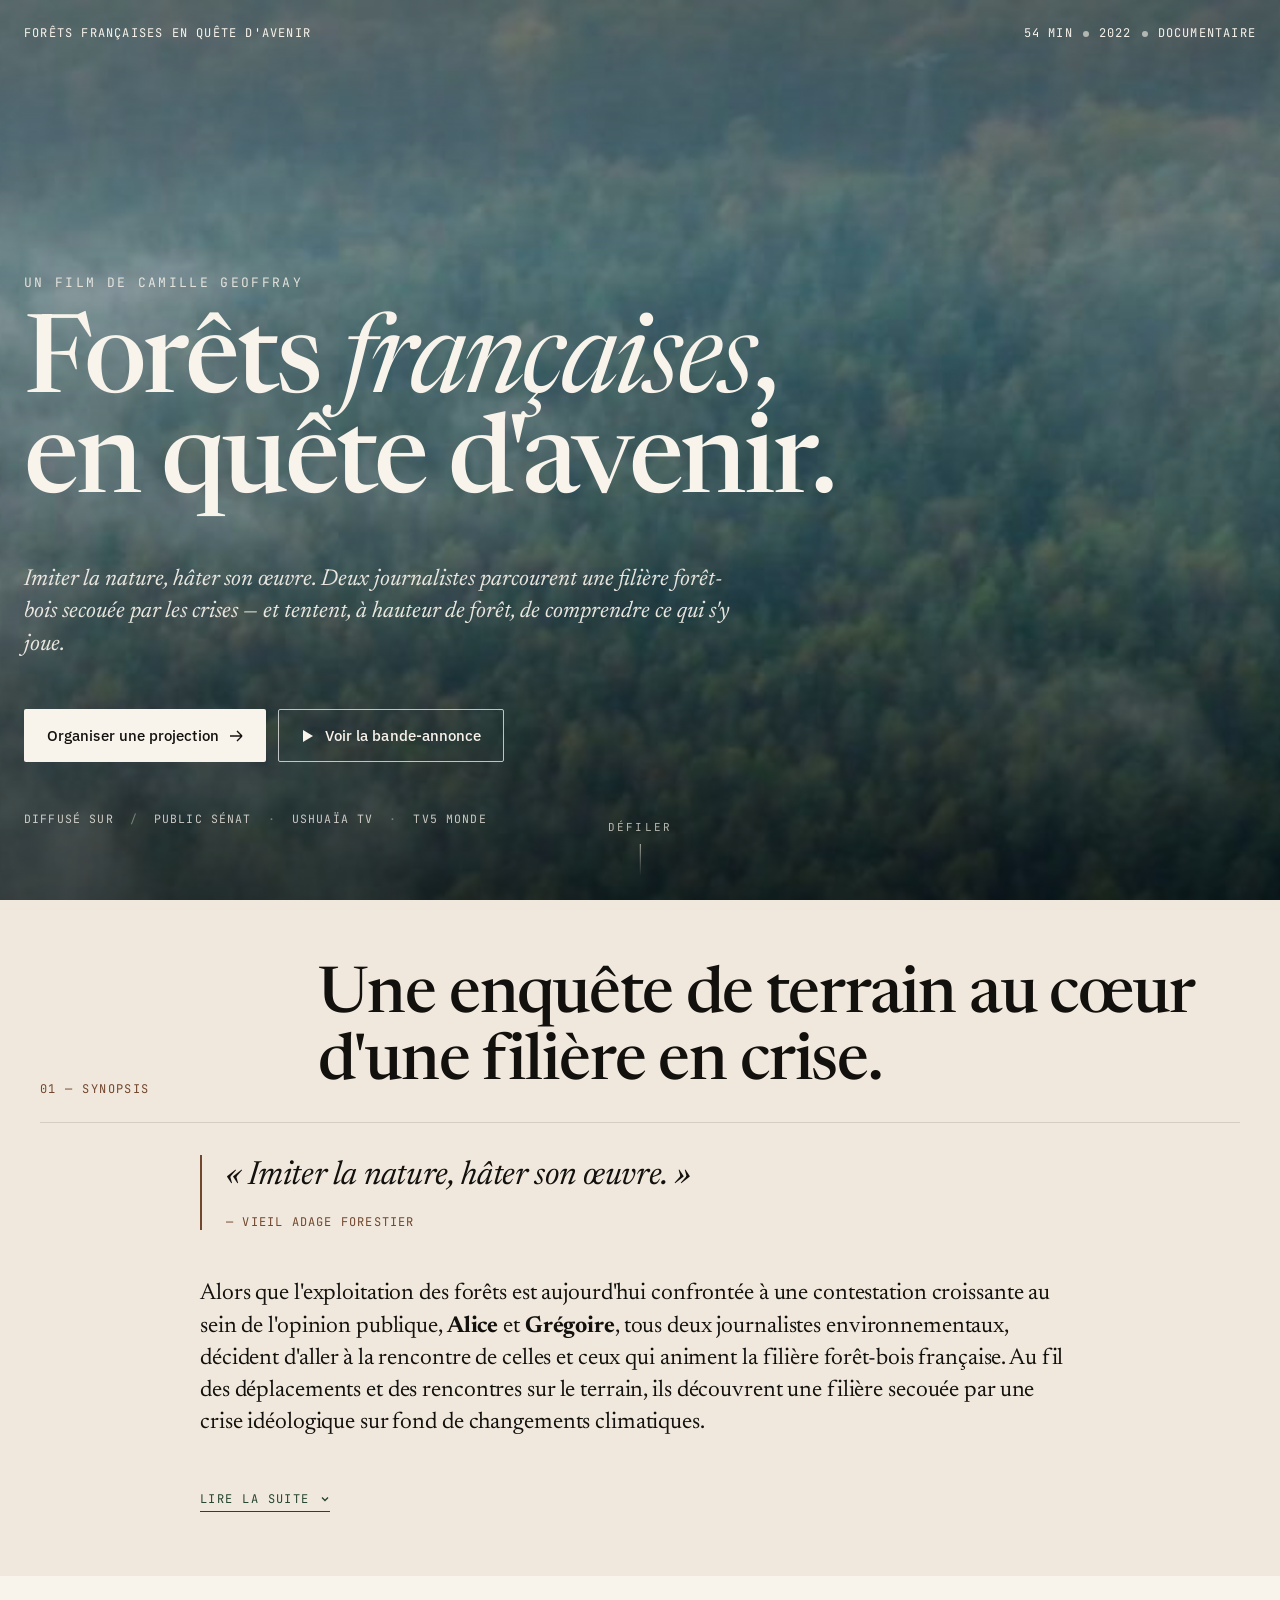
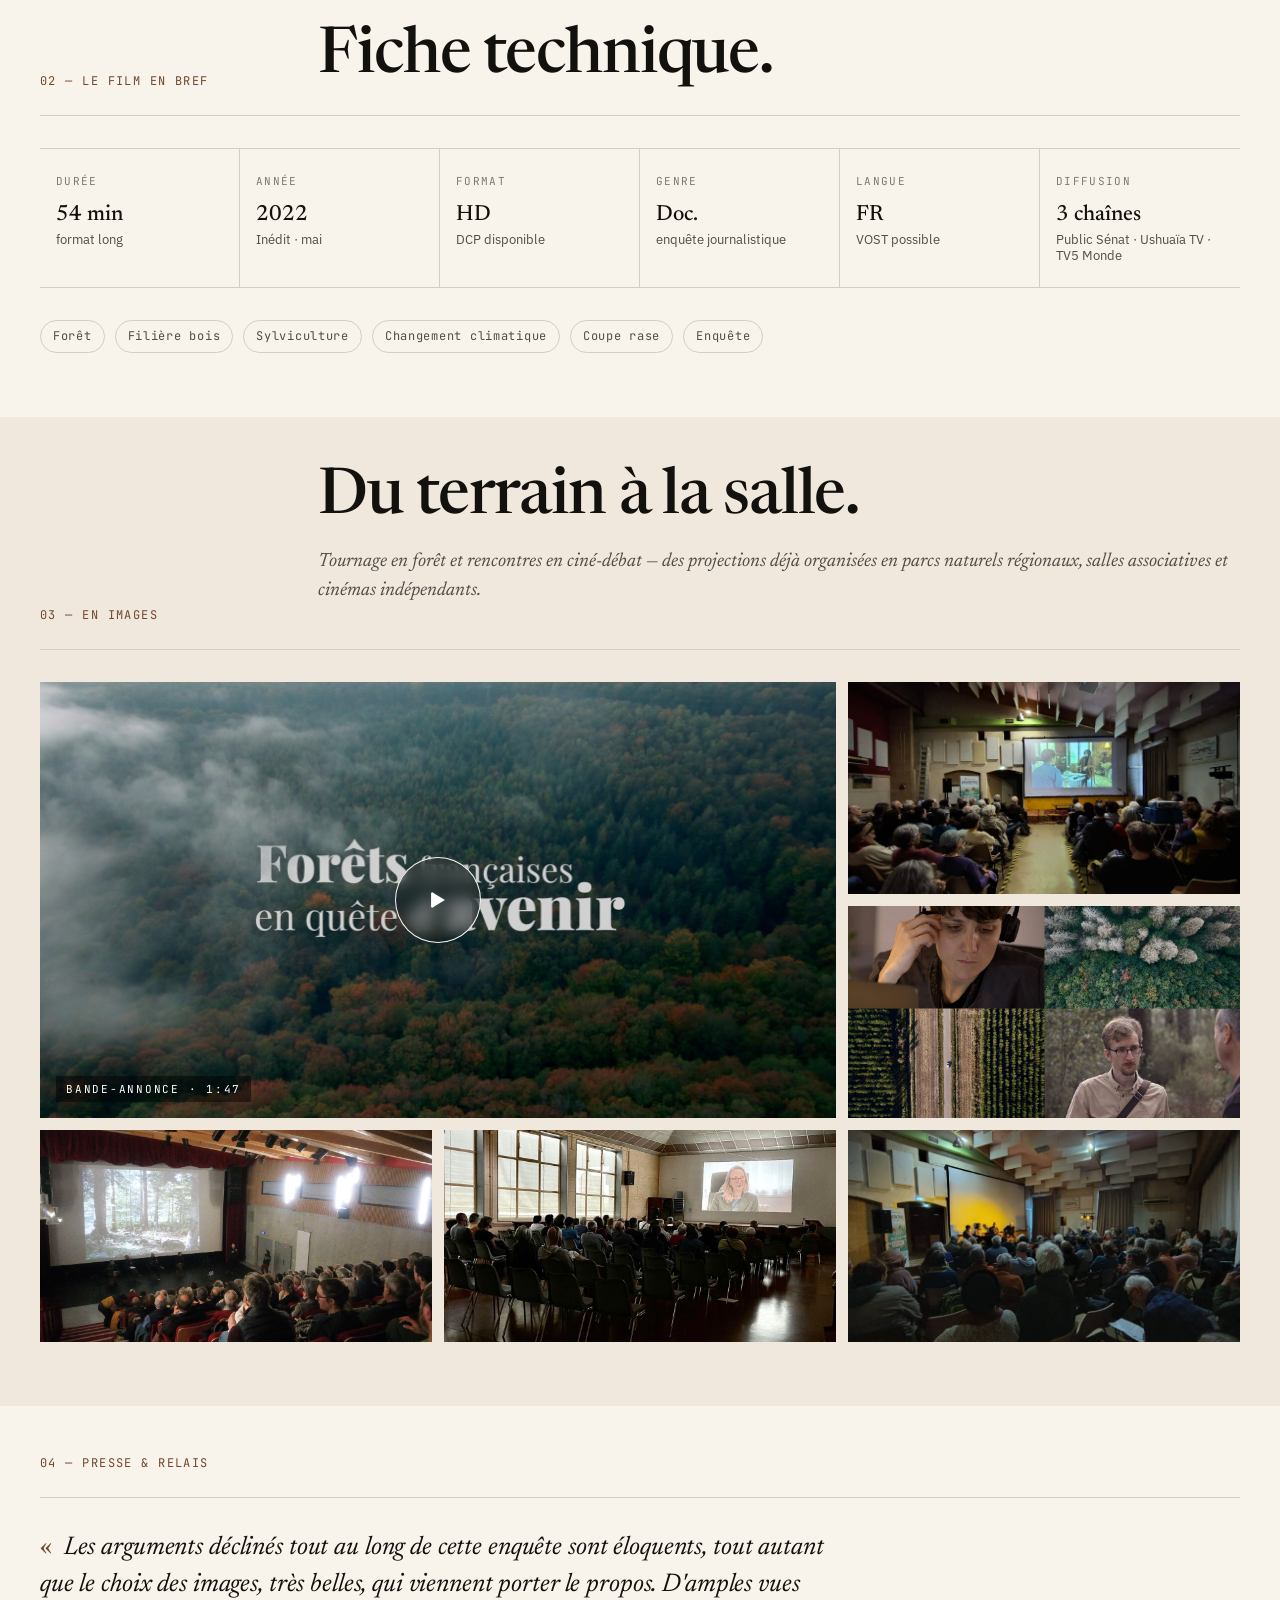
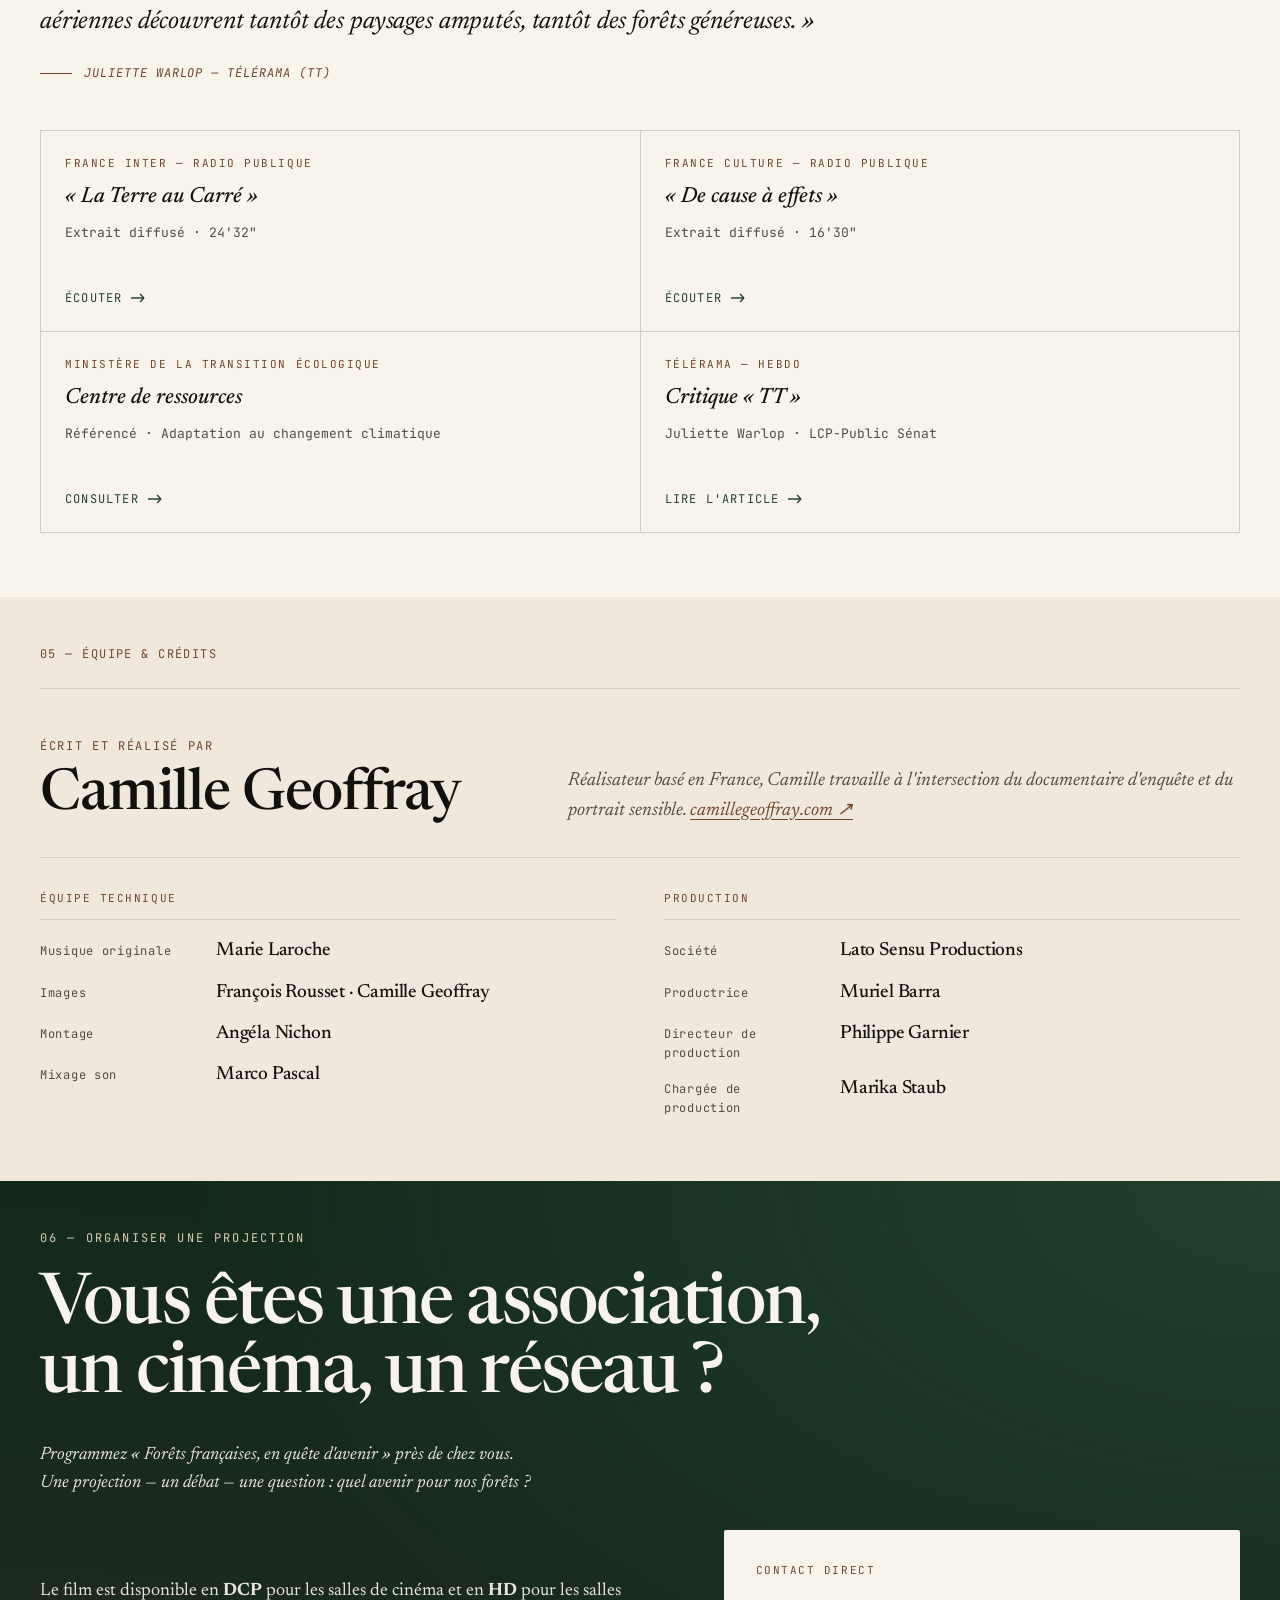
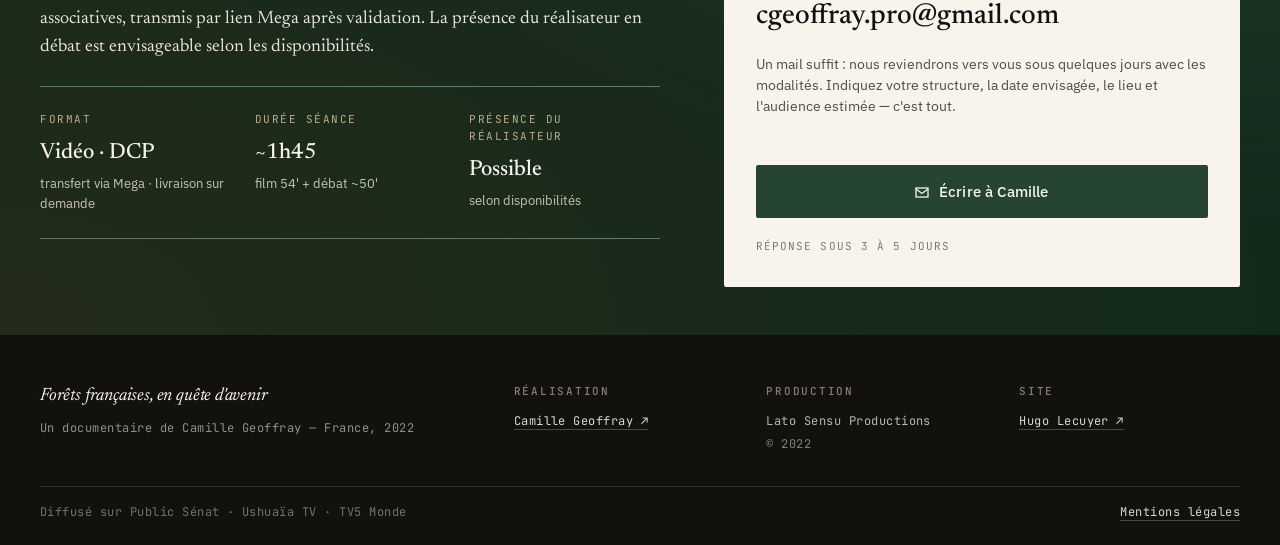
<file: code/index.html>
<!DOCTYPE html>
<html lang="fr">
<head>
<meta charset="UTF-8" />
<meta name="viewport" content="width=device-width, initial-scale=1.0" />
<title>Forêts françaises, en quête d'avenir — un film de Camille Geoffray</title>
<meta name="description" content="Documentaire de Camille Geoffray (54 min, 2022). Deux journalistes parcourent la filière forêt-bois française à l'heure des crises climatiques. Organisez une projection-débat près de chez vous." />
<meta name="keywords" content="forêt, documentaire forêt, coupe rase, filière forêt-bois, changement climatique, forêts françaises, Camille Geoffray, projection-débat" />

<meta property="og:title" content="Forêts françaises, en quête d'avenir" />
<meta property="og:description" content="Un documentaire de Camille Geoffray — 54 min, 2022. Diffusé sur Public Sénat, Ushuaïa TV, TV5 Monde." />
<meta property="og:image" content="assets/visuel.jpg" />
<meta property="og:type" content="video.documentary" />

<link rel="icon" type="image/svg+xml" href="data:image/svg+xml;utf8,<svg xmlns='http://www.w3.org/2000/svg' viewBox='0 0 200 200'><rect width='200' height='200' fill='%23f5f1e8'/><g transform='translate(100 110)' fill='%233b6b50'><path d='M0 -60 L20 -10 L8 -10 L24 30 L10 30 L24 60 L-24 60 L-10 30 L-24 30 L-8 -10 L-20 -10 Z'/></g></svg>" />

<link rel="preconnect" href="https://fonts.googleapis.com" />
<link rel="preconnect" href="https://fonts.gstatic.com" crossorigin />
<link href="https://fonts.googleapis.com/css2?family=Newsreader:ital,opsz,wght@0,6..72,400;0,6..72,500;0,6..72,600;1,6..72,400;1,6..72,500&family=IBM+Plex+Sans:wght@300;400;500;600&family=JetBrains+Mono:wght@400;500&display=swap" rel="stylesheet" />

<link rel="stylesheet" href="styles.css" />
</head>
<body>

<!-- Hero -->
<section class="hero" id="hero">
  <img class="hero__bg" id="hero-bg-image"
       src="assets/hero-forest-top.jpg"
       alt="Vue aérienne d'une forêt française dans la brume, couleurs d'automne"
       fetchpriority="high" />

  <!-- Vidéo background injectée par JS si conditions OK (desktop, pas de reduced-motion) -->
  <div class="hero__bg-video-wrap" id="hero-bg-video-wrap" aria-hidden="true"></div>

  <div class="hero__veil"></div>

  <div class="hero__chrome">
    <div class="hero__top">
      <div>Forêts françaises en quête d'avenir</div>
      <div>54 min<span class="dot"></span>2022<span class="dot"></span>Documentaire</div>
    </div>

    <div class="hero__body">
      <div class="hero__eyebrow">Un film de Camille Geoffray</div>
      <h1 class="hero__title">
        Forêts <em>françaises</em>,<br/>
        en quête d'avenir.
      </h1>
      <p class="hero__sub">
        Imiter la nature, hâter son œuvre. Deux journalistes parcourent une filière forêt-bois secouée par les crises — et tentent, à hauteur de forêt, de comprendre ce qui s'y joue.
      </p>
      <div class="hero__cta">
        <a href="#projection" class="btn btn--light" data-smooth-scroll>
          Organiser une projection
          <svg class="btn-icon" width="14" height="14" viewBox="0 0 14 14" fill="none" aria-hidden="true">
            <path d="M1 7H13M13 7L8 2M13 7L8 12" stroke="currentColor" stroke-width="1.4"/>
          </svg>
        </a>
        <button type="button" class="btn btn--ghost-light" data-open-trailer>
          <svg class="btn-icon" width="12" height="14" viewBox="0 0 12 14" fill="currentColor" aria-hidden="true">
            <path d="M1 1L11 7L1 13V1Z"/>
          </svg>
          Voir la bande-annonce
        </button>
      </div>
      <div class="hero__broadcasters">
        <span>Diffusé sur</span>
        <span class="sep">/</span>
        <span>Public Sénat</span>
        <span class="sep">·</span>
        <span>Ushuaïa TV</span>
        <span class="sep">·</span>
        <span>TV5 Monde</span>
      </div>
    </div>
  </div>

  <div class="hero__scroll" aria-hidden="true">Défiler</div>
</section>

<!-- Floating nav -->
<nav class="float-nav" id="float-nav" aria-label="Navigation flottante">
  <a href="#synopsis" data-smooth-scroll>Le film</a>
  <a href="#presse" data-smooth-scroll>Presse</a>
  <a href="#projection" class="float-nav--primary" data-smooth-scroll>Projection ↗</a>
</nav>

<!-- 01 — Synopsis -->
<section class="section section--tint fade-in" id="synopsis">
  <div class="container">
    <header class="section-head">
      <div><div class="num">01 — Synopsis</div></div>
      <div><h2 class="h-section">Une enquête de terrain au cœur d'une filière en crise.</h2></div>
    </header>
    <div class="container-narrow">
      <blockquote class="synopsis-pull">
        « Imiter la nature, hâter son œuvre. »
        <cite>— vieil adage forestier</cite>
      </blockquote>
      <p class="lede">
        Alors que l'exploitation des forêts est aujourd'hui confrontée à une contestation croissante au sein de l'opinion publique, <strong>Alice</strong> et <strong>Grégoire</strong>, tous deux journalistes environnementaux, décident d'aller à la rencontre de celles et ceux qui animent la filière forêt-bois française. Au fil des déplacements et des rencontres sur le terrain, ils découvrent une filière secouée par une crise idéologique sur fond de changements climatiques.
      </p>

      <button type="button" class="expand-toggle" id="synopsis-toggle" aria-expanded="false" aria-controls="synopsis-long">
        <span class="expand-toggle__label">Lire la suite</span>
        <svg class="chev" width="10" height="10" viewBox="0 0 10 10" fill="none" aria-hidden="true">
          <path d="M2 3.5L5 6.5L8 3.5" stroke="currentColor" stroke-width="1.4"/>
        </svg>
      </button>

      <div class="synopsis-long" id="synopsis-long">
        <div>
          <div class="body-text stack-4" style="padding-top:8px">
            <p>Pour faire face à une succession récente de crises climatiques et sanitaires liées au changement climatique, la filière forêt-bois française commence à faire évoluer ses pratiques. Pour certains, l'exploitation de la forêt à grande échelle doit être repensée de fond en comble, en minimisant drastiquement les interventions humaines. Pour d'autres, l'action de l'homme est indispensable afin de faire face à la demande croissante de bois et pour permettre à la forêt de résister au changement climatique.</p>
            <p>Deux journalistes, <strong>Alice Mariette</strong> (questions économiques) et <strong>Grégoire Souchay</strong> (problématiques environnementales), décident d'aller à la rencontre de celles et ceux qui animent la filière forêt-bois française.</p>
            <p>Ils échangent avec forestiers, économistes, chefs d'entreprise ; et tentent, avec leurs approches complémentaires, de comprendre les enjeux de cette crise ainsi que les solutions proposées par les différents acteurs de la filière. <em>Comment la France prépare aujourd'hui sa forêt, ses forêts, à un avenir incertain ?</em></p>
          </div>
        </div>
      </div>
    </div>
  </div>
</section>

<!-- 02 — Fiche technique -->
<section class="section fade-in" id="fiche">
  <div class="container">
    <header class="section-head">
      <div><div class="num">02 — Le film en bref</div></div>
      <div><h2 class="h-section">Fiche technique.</h2></div>
    </header>
    <div class="fiche">
      <div class="fiche__item">
        <span class="lbl">Durée</span>
        <div class="val">54 min<small>format long</small></div>
      </div>
      <div class="fiche__item">
        <span class="lbl">Année</span>
        <div class="val">2022<small>Inédit · mai</small></div>
      </div>
      <div class="fiche__item">
        <span class="lbl">Format</span>
        <div class="val">HD<small>DCP disponible</small></div>
      </div>
      <div class="fiche__item">
        <span class="lbl">Genre</span>
        <div class="val">Doc.<small>enquête journalistique</small></div>
      </div>
      <div class="fiche__item">
        <span class="lbl">Langue</span>
        <div class="val">FR<small>VOST possible</small></div>
      </div>
      <div class="fiche__item">
        <span class="lbl">Diffusion</span>
        <div class="val">3 chaînes<small>Public Sénat · Ushuaïa TV · TV5 Monde</small></div>
      </div>
    </div>
    <div class="tags">
      <span class="tag">Forêt</span>
      <span class="tag">Filière bois</span>
      <span class="tag">Sylviculture</span>
      <span class="tag">Changement climatique</span>
      <span class="tag">Coupe rase</span>
      <span class="tag">Enquête</span>
    </div>
  </div>
</section>

<!-- 03 — Gallery -->
<section class="section section--tint fade-in" id="gallery">
  <div class="container">
    <header class="section-head">
      <div><div class="num">03 — En images</div></div>
      <div>
        <h2 class="h-section">Du terrain à la salle.</h2>
        <p class="h-sub" style="margin-top:16px">Tournage en forêt et rencontres en ciné-débat — des projections déjà organisées en parcs naturels régionaux, salles associatives et cinémas indépendants.</p>
      </div>
    </header>
    <div class="gallery">
      <button type="button" class="gallery__item gallery__item--lg gallery__item--trailer" data-open-trailer aria-label="Lire la bande-annonce du film">
        <img src="assets/visuel.jpg" alt="Forêts françaises — affiche : vue aérienne d'une forêt dans la brume avec le titre du film en surimpression" loading="lazy" />
        <span class="gallery__play" aria-hidden="true">
          <svg width="22" height="26" viewBox="0 0 22 26" fill="white"><path d="M2 2L20 13L2 24V2Z"/></svg>
        </span>
        <span class="gallery__caption">Bande-annonce · 1:47</span>
      </button>
      <div class="gallery__item gallery__item--md"><img src="assets/film-still-04.jpg" alt="Projection-débat dans une salle de cinéma indépendante" loading="lazy" /></div>
      <div class="gallery__item gallery__item--md"><img src="assets/visuel-docu.jpg" alt="Quatre images du documentaire : Alice journaliste, vue aérienne d'une forêt, route entre parcelles, Grégoire en entretien forestier" loading="lazy" /></div>
      <div class="gallery__item gallery__item--sm"><img src="assets/film-still-01.jpg" alt="Public d'une projection-débat" loading="lazy" /></div>
      <div class="gallery__item gallery__item--sm"><img src="assets/film-still-02.jpg" alt="Salle remplie pour une projection du film" loading="lazy" /></div>
      <div class="gallery__item gallery__item--sm"><img src="assets/film-still-03.jpg" alt="Projection dans une salle associative" loading="lazy" /></div>
    </div>
  </div>
</section>

<!-- 04 — Presse -->
<section class="section fade-in" id="presse">
  <div class="container">
    <header class="section-head section-head--single">
      <div><div class="num">04 — Presse & relais</div></div>
    </header>

    <blockquote class="presse-quote">
      <span class="opener">«</span>
      Les arguments déclinés tout au long de cette enquête sont éloquents, tout autant que le choix des images, très belles, qui viennent porter le propos. D'amples vues aériennes découvrent tantôt des paysages amputés, tantôt des forêts généreuses.
      <span>»</span>
      <div class="presse-source">Juliette Warlop — Télérama (TT)</div>
    </blockquote>

    <div class="presse-list">
      <a href="https://www.radiofrance.fr/franceinter/podcasts/la-terre-au-carre/la-terre-au-carre-du-mardi-20-mai-2025-3663595" target="_blank" rel="noopener" class="presse-card">
        <div class="station">France Inter — Radio publique</div>
        <div class="show">« La Terre au Carré »</div>
        <div class="timecode">Extrait diffusé · 24'32"</div>
        <div class="arrow">Écouter <svg width="16" height="10" viewBox="0 0 16 10" fill="none" aria-hidden="true"><path d="M1 5H14M14 5L10 1M14 5L10 9" stroke="currentColor" stroke-width="1.4"/></svg></div>
      </a>
      <a href="https://www.radiofrance.fr/franceculture/podcasts/de-cause-a-effets-le-magazine-de-l-environnement/l-ecologie-du-livre-realite-essai-ou-fiction-6005461" target="_blank" rel="noopener" class="presse-card">
        <div class="station">France Culture — Radio publique</div>
        <div class="show">« De cause à effets »</div>
        <div class="timecode">Extrait diffusé · 16'30"</div>
        <div class="arrow">Écouter <svg width="16" height="10" viewBox="0 0 16 10" fill="none" aria-hidden="true"><path d="M1 5H14M14 5L10 1M14 5L10 9" stroke="currentColor" stroke-width="1.4"/></svg></div>
      </a>
      <a href="https://www.adaptation-changement-climatique.gouv.fr/agir/espace-documentaire/forets-francaises-en-quete-davenir" target="_blank" rel="noopener" class="presse-card">
        <div class="station">Ministère de la Transition Écologique</div>
        <div class="show">Centre de ressources</div>
        <div class="timecode">Référencé · Adaptation au changement climatique</div>
        <div class="arrow">Consulter <svg width="16" height="10" viewBox="0 0 16 10" fill="none" aria-hidden="true"><path d="M1 5H14M14 5L10 1M14 5L10 9" stroke="currentColor" stroke-width="1.4"/></svg></div>
      </a>
      <a href="https://www.telerama.fr/ecrans-tv/forets-francaises-en-quete-d-avenir-7011961.php" target="_blank" rel="noopener" class="presse-card">
        <div class="station">Télérama — Hebdo</div>
        <div class="show">Critique « TT »</div>
        <div class="timecode">Juliette Warlop · LCP-Public Sénat</div>
        <div class="arrow">Lire l'article <svg width="16" height="10" viewBox="0 0 16 10" fill="none" aria-hidden="true"><path d="M1 5H14M14 5L10 1M14 5L10 9" stroke="currentColor" stroke-width="1.4"/></svg></div>
      </a>
    </div>
  </div>
</section>

<!-- 05 — Équipe & crédits -->
<section class="section section--tint fade-in" id="credits">
  <div class="container">
    <header class="section-head section-head--single">
      <div><div class="num">05 — Équipe & crédits</div></div>
    </header>

    <div class="realisation-feature">
      <div>
        <div class="role-big">Écrit et réalisé par</div>
        <div class="name-big">Camille Geoffray</div>
      </div>
      <div class="bio">
        Réalisateur basé en France, Camille travaille à l'intersection du documentaire d'enquête et du portrait sensible.
        <a href="https://www.camillegeoffray.com" target="_blank" rel="noopener" class="bio__link">camillegeoffray.com ↗</a>
      </div>
    </div>

    <div class="credits-grid">
      <div class="credit-block">
        <div class="credit-head">Équipe technique</div>
        <ul class="credit-list">
          <li><span class="role">Musique originale</span><span class="name">Marie Laroche</span></li>
          <li><span class="role">Images</span><span class="name">François Rousset · Camille Geoffray</span></li>
          <li><span class="role">Montage</span><span class="name">Angéla Nichon</span></li>
          <li><span class="role">Mixage son</span><span class="name">Marco Pascal</span></li>
        </ul>
      </div>
      <div class="credit-block">
        <div class="credit-head">Production</div>
        <ul class="credit-list">
          <li><span class="role">Société</span><span class="name">Lato Sensu Productions</span></li>
          <li><span class="role">Productrice</span><span class="name">Muriel Barra</span></li>
          <li><span class="role">Directeur de production</span><span class="name">Philippe Garnier</span></li>
          <li><span class="role">Chargée de production</span><span class="name">Marika Staub</span></li>
        </ul>
      </div>
    </div>
  </div>
</section>

<!-- 06 — Organiser une projection -->
<section class="projection fade-in" id="projection">
  <div class="container projection-inner">
    <div class="eyebrow">06 — Organiser une projection</div>
    <h2>Vous êtes une association,<br/>un cinéma, un réseau ?</h2>
    <p class="projection-pitch">
      Programmez « Forêts françaises, en quête d'avenir » près de chez vous.<br/>
      Une projection — un débat — une question : <em>quel avenir pour nos forêts ?</em>
    </p>

    <div class="projection-body">
      <div>
        <p>
          Le film est disponible en <strong>DCP</strong> pour les salles de cinéma et en <strong>HD</strong> pour les salles associatives, transmis par lien Mega après validation. La présence du réalisateur en débat est envisageable selon les disponibilités.
        </p>

        <div class="specs">
          <div>
            <div class="lbl">Format</div>
            <div class="val">Vidéo · DCP<small>transfert via Mega · livraison sur demande</small></div>
          </div>
          <div>
            <div class="lbl">Durée séance</div>
            <div class="val">~1h45<small>film 54' + débat ~50'</small></div>
          </div>
          <div>
            <div class="lbl">Présence du réalisateur</div>
            <div class="val">Possible<small>selon disponibilités</small></div>
          </div>
        </div>
      </div>

      <div class="projection-cta">
        <div class="label">Contact direct</div>
        <div class="email">cgeoffray.pro<wbr/>@gmail.com</div>
        <p class="note">
          Un mail suffit : nous reviendrons vers vous sous quelques jours avec les modalités.
          Indiquez votre structure, la date envisagée, le lieu et l'audience estimée — c'est tout.
        </p>
        <a class="btn btn--primary projection-cta__btn" id="projection-mailto"
           href="mailto:cgeoffray.pro@gmail.com">
          <svg class="btn-icon" width="14" height="14" viewBox="0 0 14 14" fill="none" aria-hidden="true">
            <rect x="1" y="3" width="12" height="9" stroke="currentColor" stroke-width="1.3"/>
            <path d="M1 4L7 8.5L13 4" stroke="currentColor" stroke-width="1.3" fill="none"/>
          </svg>
          Écrire à Camille
        </a>
        <div class="projection-cta__delay">Réponse sous 3 à 5 jours</div>
      </div>
    </div>
  </div>
</section>

<!-- Footer -->
<footer class="footer">
  <div class="footer__inner">
    <div>
      <div class="signature">Forêts françaises, en quête d'avenir</div>
      <div class="footer__byline">Un documentaire de Camille Geoffray — France, 2022</div>
    </div>
    <div>
      <h4>Réalisation</h4>
      <a href="https://www.camillegeoffray.com" target="_blank" rel="noopener">Camille Geoffray ↗</a>
    </div>
    <div>
      <h4>Production</h4>
      <div>Lato Sensu Productions</div>
      <div class="footer__year">© 2022</div>
    </div>
    <div>
      <h4>Site</h4>
      <a href="https://hugolecuyer.fr" target="_blank" rel="noopener">Hugo Lecuyer ↗</a>
    </div>
  </div>
  <div class="footer__bot">
    <div>Diffusé sur Public Sénat · Ushuaïa TV · TV5 Monde</div>
    <div><a href="#" data-mentions>Mentions légales</a></div>
  </div>
</footer>

<!-- Lightbox bande-annonce -->
<div class="lightbox" id="lightbox" role="dialog" aria-modal="true" aria-label="Bande-annonce du film" aria-hidden="true">
  <div class="lightbox__inner">
    <button type="button" class="lightbox__close" data-close-trailer>Fermer · Esc</button>
    <div class="lightbox__player" id="lightbox-player"></div>
  </div>
</div>

<script src="script.js" defer></script>
</body>
</html>
</file>
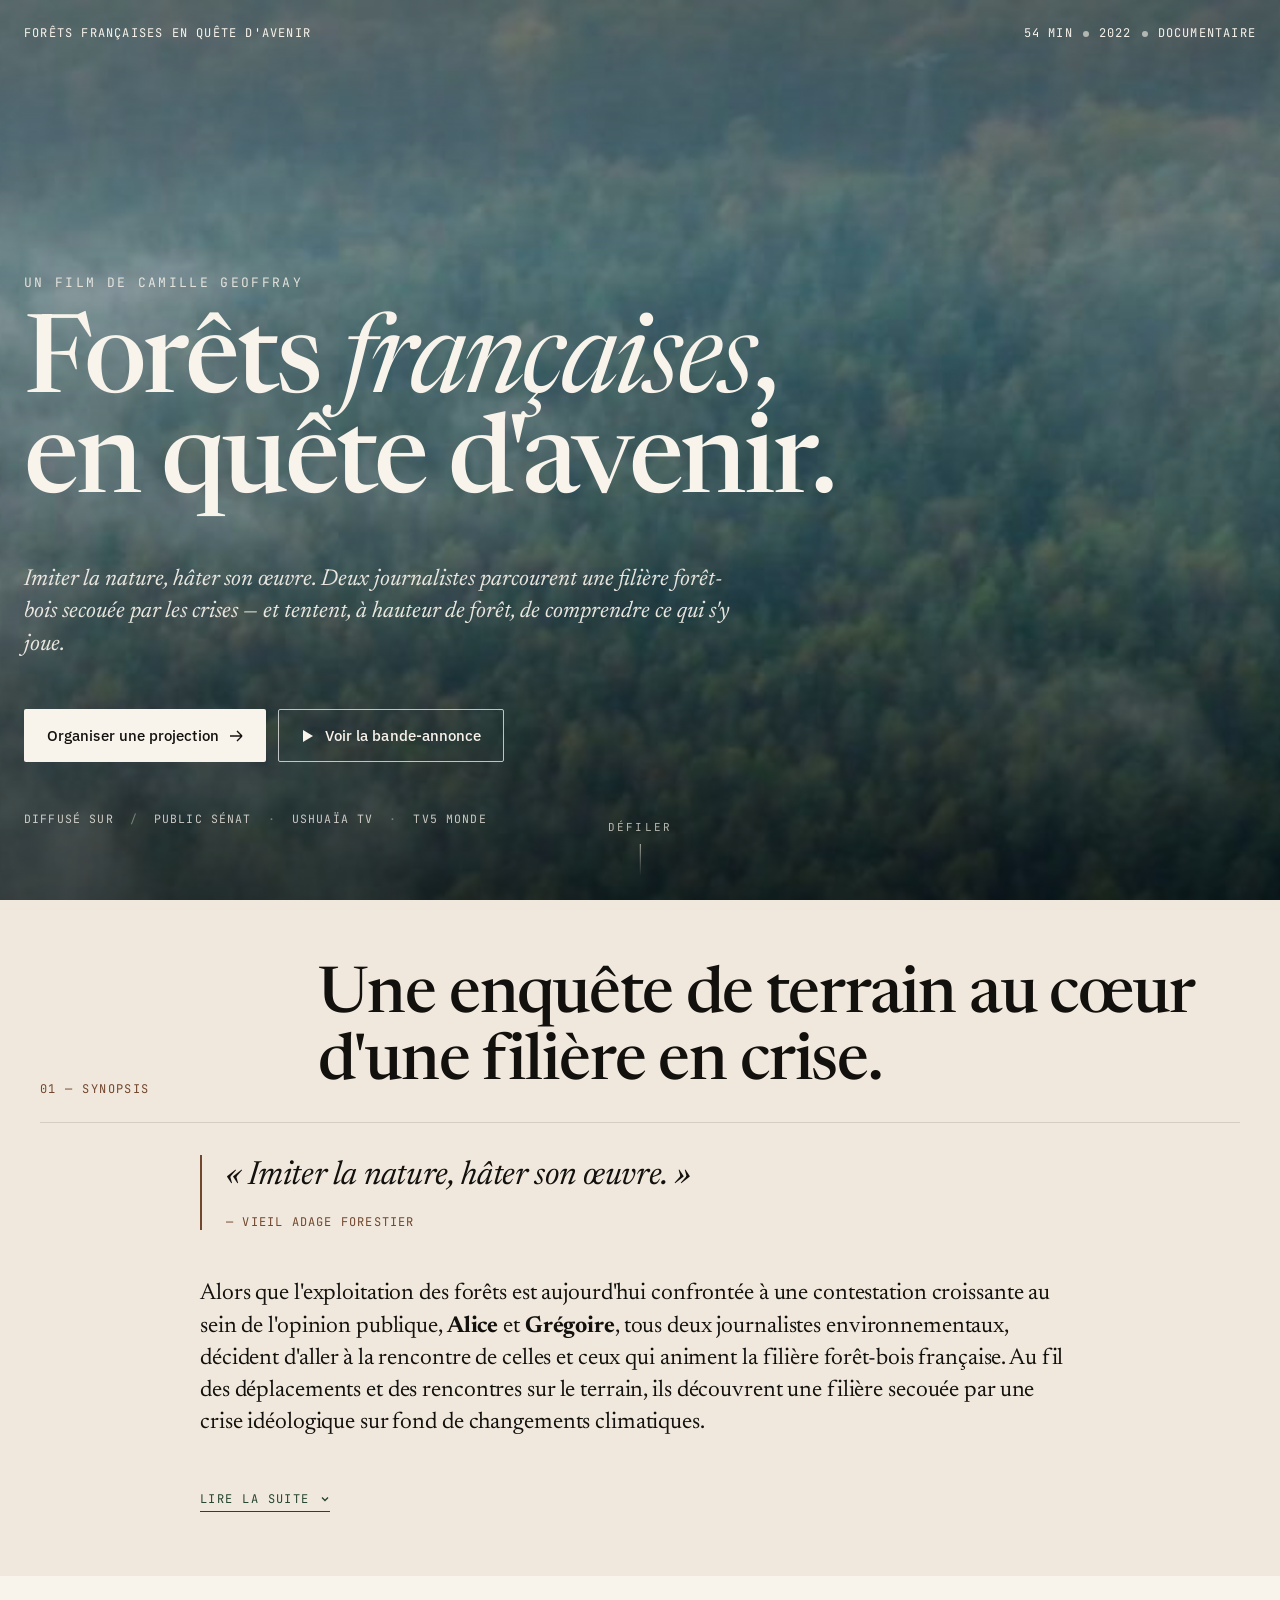
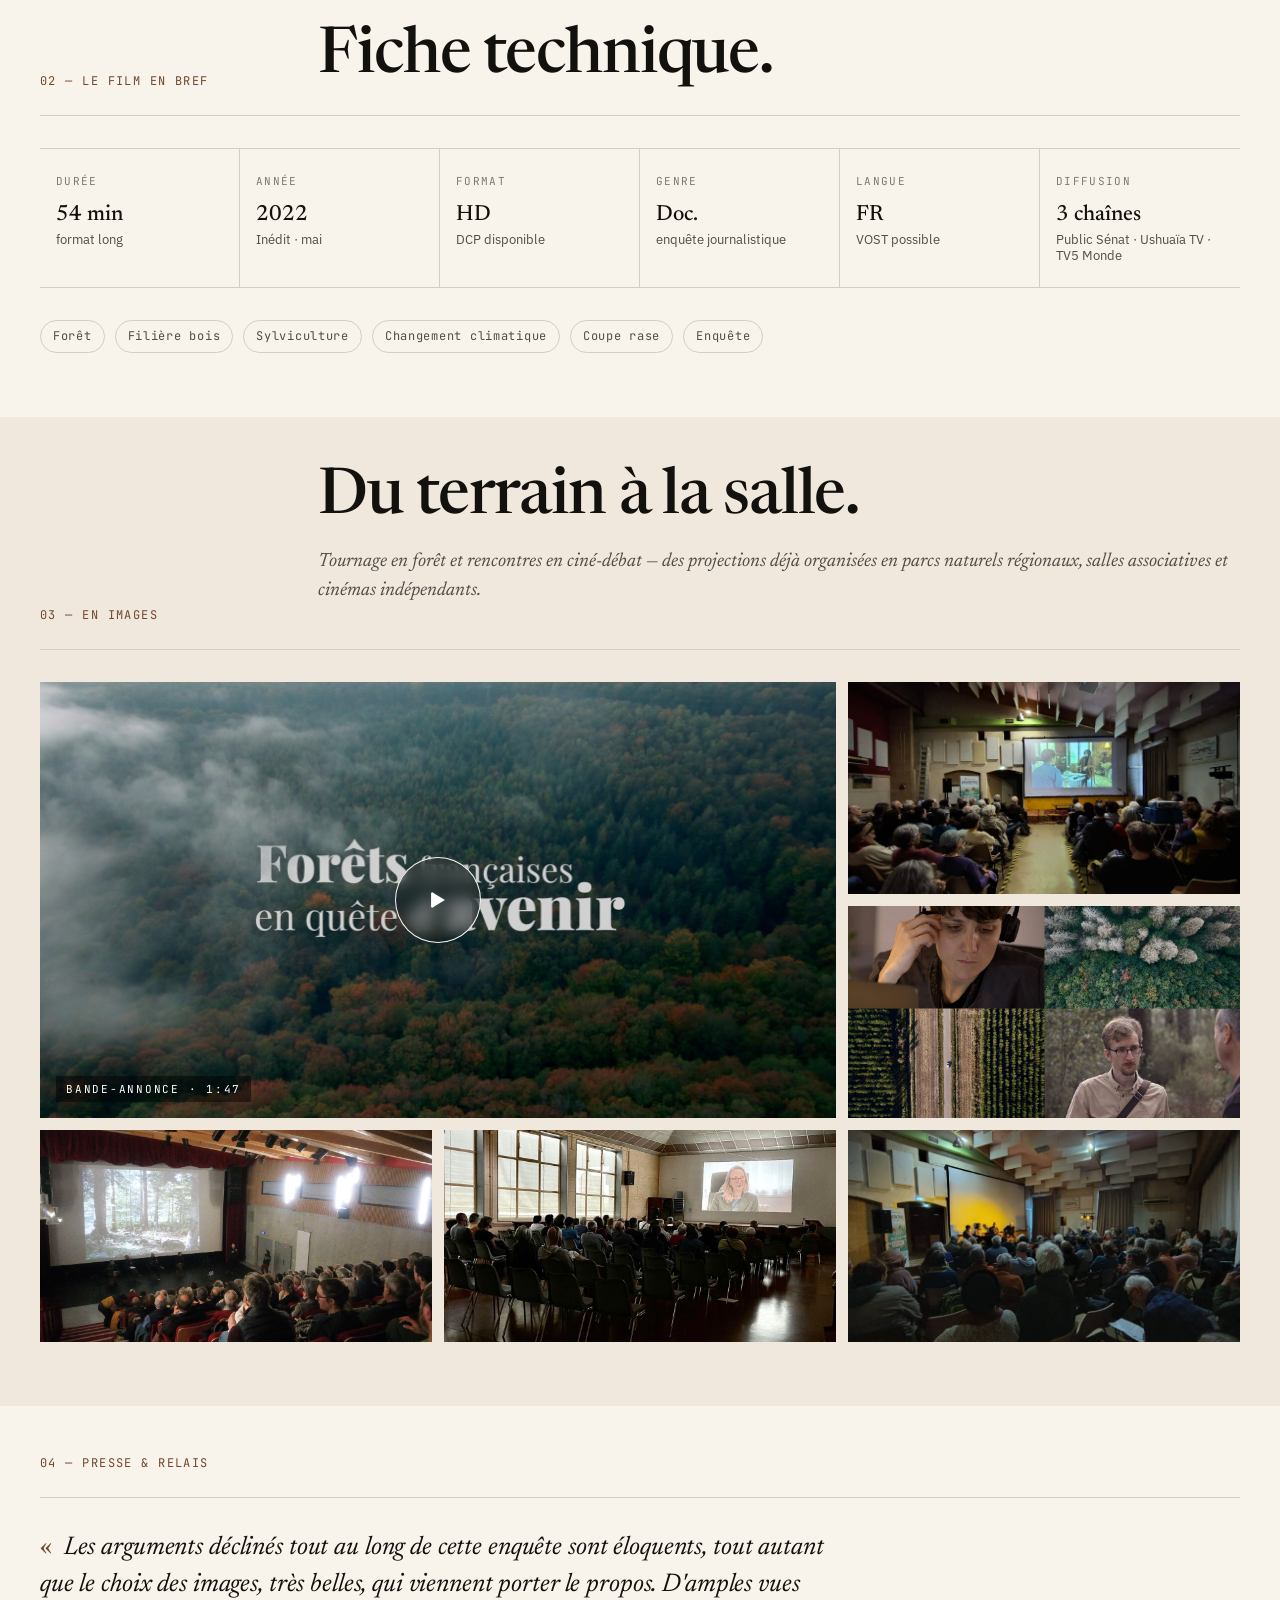
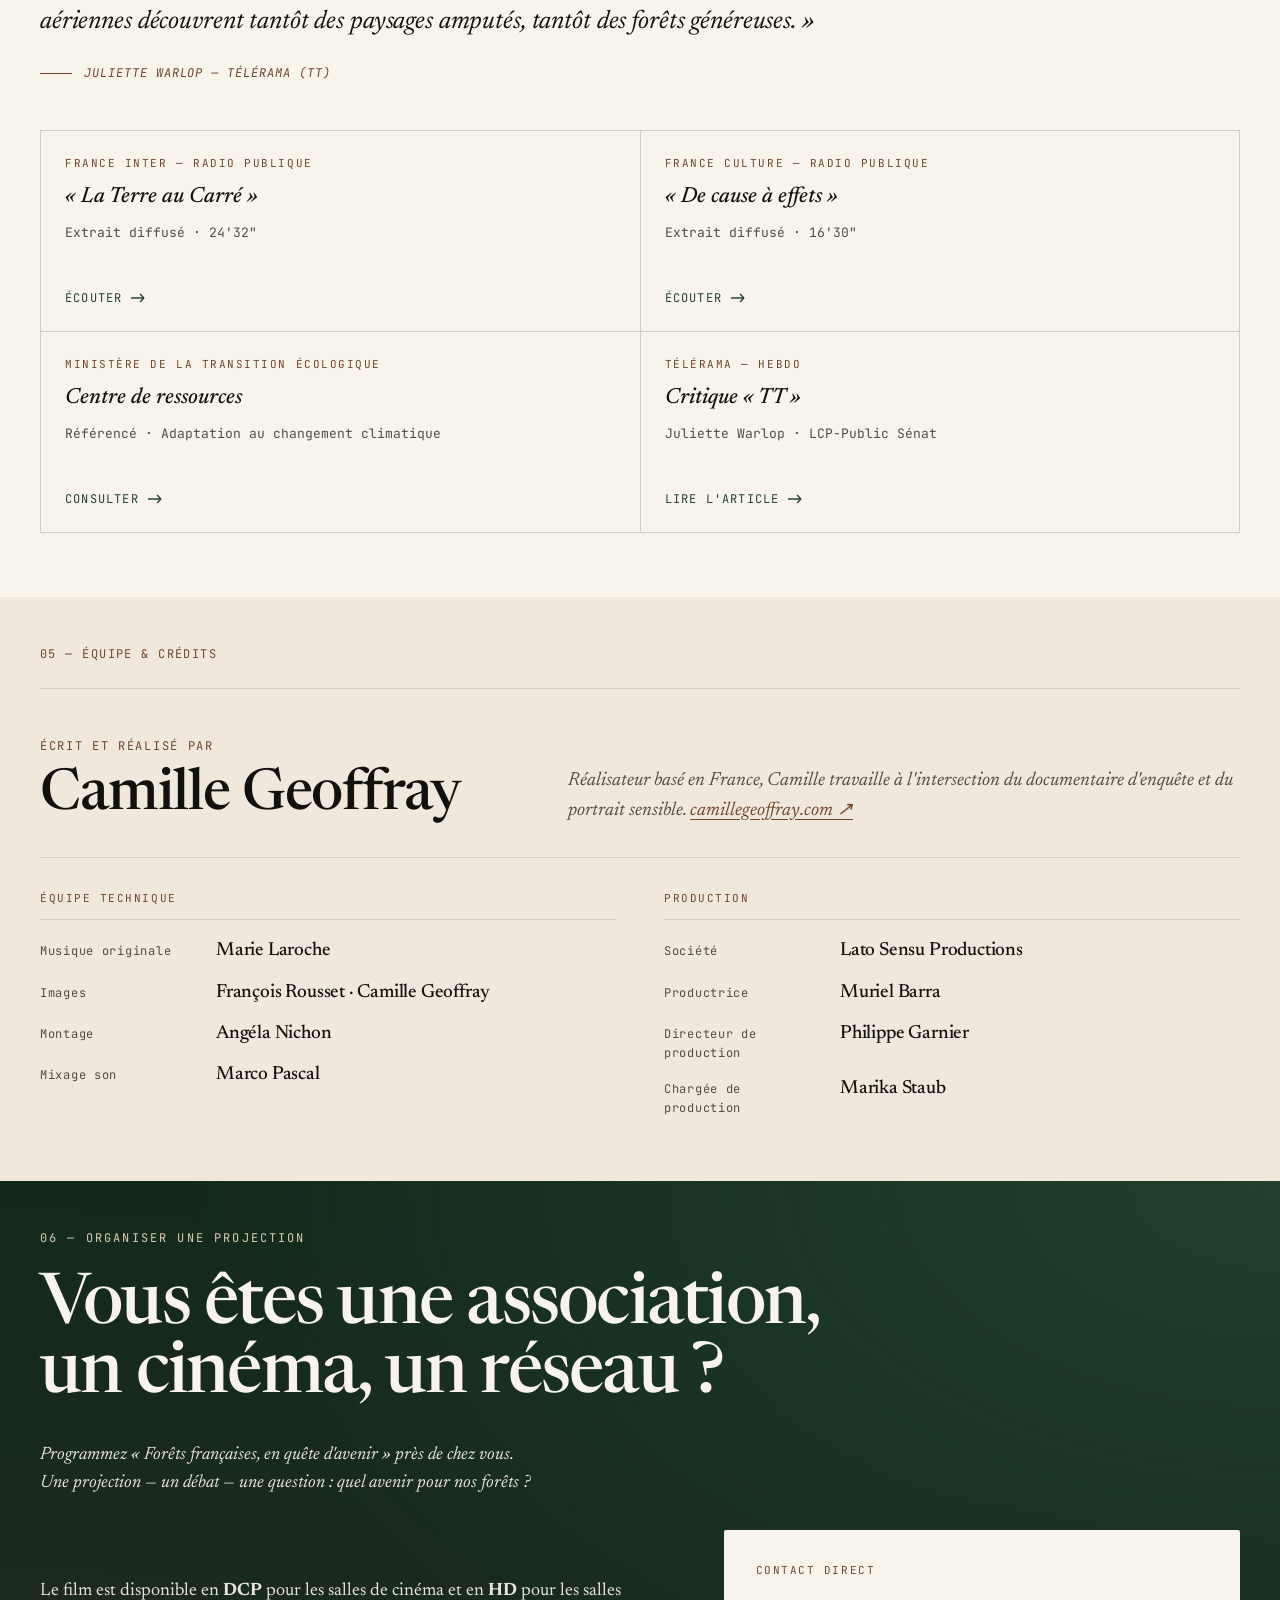
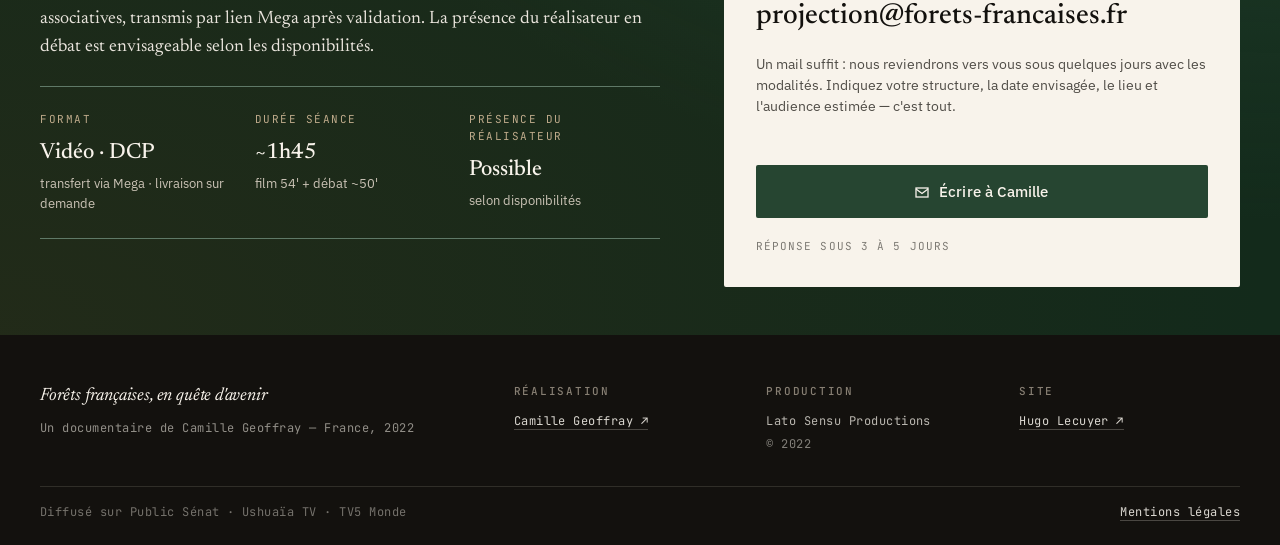
<file: docs/index.html>
<!DOCTYPE html>
<html lang="fr">
<head>
<meta charset="UTF-8" />
<meta name="viewport" content="width=device-width, initial-scale=1.0" />
<title>Forêts françaises, en quête d'avenir — un film de Camille Geoffray</title>
<meta name="description" content="Documentaire de Camille Geoffray (54 min, 2022). Deux journalistes parcourent la filière forêt-bois française à l'heure des crises climatiques. Organisez une projection-débat près de chez vous." />
<meta name="keywords" content="forêt, documentaire forêt, coupe rase, filière forêt-bois, changement climatique, forêts françaises, Camille Geoffray, projection-débat" />
<meta name="author" content="Camille Geoffray" />
<link rel="canonical" href="https://forets-francaises.fr/" />

<meta property="og:title" content="Forêts françaises, en quête d'avenir" />
<meta property="og:description" content="Un documentaire de Camille Geoffray — 54 min, 2022. Diffusé sur Public Sénat, Ushuaïa TV, TV5 Monde." />
<meta property="og:image" content="https://forets-francaises.fr/assets/visuel.jpg" />
<meta property="og:image:alt" content="Forêts françaises, en quête d'avenir — affiche du documentaire" />
<meta property="og:type" content="video.movie" />
<meta property="og:url" content="https://forets-francaises.fr/" />
<meta property="og:site_name" content="Forêts françaises, en quête d'avenir" />
<meta property="og:locale" content="fr_FR" />

<meta name="twitter:card" content="summary_large_image" />
<meta name="twitter:title" content="Forêts françaises, en quête d'avenir" />
<meta name="twitter:description" content="Un documentaire de Camille Geoffray — 54 min, 2022. Organisez une projection-débat près de chez vous." />
<meta name="twitter:image" content="https://forets-francaises.fr/assets/visuel.jpg" />

<link rel="icon" type="image/svg+xml" href="data:image/svg+xml;utf8,<svg xmlns='http://www.w3.org/2000/svg' viewBox='0 0 200 200'><rect width='200' height='200' fill='%23f5f1e8'/><g transform='translate(100 110)' fill='%233b6b50'><path d='M0 -60 L20 -10 L8 -10 L24 30 L10 30 L24 60 L-24 60 L-10 30 L-24 30 L-8 -10 L-20 -10 Z'/></g></svg>" />

<link rel="preconnect" href="https://fonts.googleapis.com" />
<link rel="preconnect" href="https://fonts.gstatic.com" crossorigin />
<link href="https://fonts.googleapis.com/css2?family=Newsreader:ital,opsz,wght@0,6..72,400;0,6..72,500;0,6..72,600;1,6..72,400;1,6..72,500&family=IBM+Plex+Sans:wght@300;400;500;600&family=JetBrains+Mono:wght@400;500&display=swap" rel="stylesheet" />

<link rel="stylesheet" href="styles.css" />

<script type="application/ld+json">
{
  "@context": "https://schema.org",
  "@type": "Movie",
  "name": "Forêts françaises, en quête d'avenir",
  "url": "https://forets-francaises.fr/",
  "image": "https://forets-francaises.fr/assets/visuel.jpg",
  "description": "Documentaire de Camille Geoffray (54 min, 2022). Deux journalistes parcourent la filière forêt-bois française à l'heure des crises climatiques et de la contestation de la coupe rase.",
  "datePublished": "2022-05",
  "inLanguage": "fr",
  "duration": "PT54M",
  "genre": ["Documentaire", "Environnement", "Société"],
  "keywords": "forêt, coupe rase, filière forêt-bois, sylviculture, changement climatique, documentaire environnement",
  "countryOfOrigin": {
    "@type": "Country",
    "name": "France"
  },
  "director": {
    "@type": "Person",
    "name": "Camille Geoffray",
    "url": "https://www.camillegeoffray.com"
  },
  "author": {
    "@type": "Person",
    "name": "Camille Geoffray",
    "url": "https://www.camillegeoffray.com"
  },
  "musicBy": {
    "@type": "Person",
    "name": "Marie Laroche"
  },
  "productionCompany": {
    "@type": "Organization",
    "name": "Lato Sensu Productions"
  },
  "trailer": {
    "@type": "VideoObject",
    "name": "Forêts françaises, en quête d'avenir — bande-annonce",
    "description": "Bande-annonce du documentaire Forêts françaises, en quête d'avenir de Camille Geoffray.",
    "thumbnailUrl": "https://forets-francaises.fr/assets/visuel.jpg",
    "uploadDate": "2022-05-01",
    "duration": "PT1M47S",
    "embedUrl": "https://player.vimeo.com/video/688296230",
    "url": "https://vimeo.com/688296230"
  },
  "review": {
    "@type": "Review",
    "author": {
      "@type": "Person",
      "name": "Juliette Warlop"
    },
    "publisher": {
      "@type": "Organization",
      "name": "Télérama"
    },
    "reviewBody": "Les arguments déclinés tout au long de cette enquête sont éloquents, tout autant que le choix des images, très belles, qui viennent porter le propos."
  }
}
</script>
</head>
<body>

<!-- Hero -->
<section class="hero" id="hero">
  <img class="hero__bg" id="hero-bg-image"
       src="assets/hero-forest-top.jpg"
       alt="Vue aérienne d'une forêt française dans la brume, couleurs d'automne"
       fetchpriority="high" />

  <!-- Vidéo background injectée par JS si conditions OK (desktop, pas de reduced-motion) -->
  <div class="hero__bg-video-wrap" id="hero-bg-video-wrap" aria-hidden="true"></div>

  <div class="hero__veil"></div>

  <div class="hero__chrome">
    <div class="hero__top">
      <div>Forêts françaises en quête d'avenir</div>
      <div>54 min<span class="dot"></span>2022<span class="dot"></span>Documentaire</div>
    </div>

    <div class="hero__body">
      <div class="hero__eyebrow">Un film de Camille Geoffray</div>
      <h1 class="hero__title">
        Forêts <em>françaises</em>,<br/>
        en quête d'avenir.
      </h1>
      <p class="hero__sub">
        Imiter la nature, hâter son œuvre. Deux journalistes parcourent une filière forêt-bois secouée par les crises — et tentent, à hauteur de forêt, de comprendre ce qui s'y joue.
      </p>
      <div class="hero__cta">
        <a href="#projection" class="btn btn--light" data-smooth-scroll>
          Organiser une projection
          <svg class="btn-icon" width="14" height="14" viewBox="0 0 14 14" fill="none" aria-hidden="true">
            <path d="M1 7H13M13 7L8 2M13 7L8 12" stroke="currentColor" stroke-width="1.4"/>
          </svg>
        </a>
        <button type="button" class="btn btn--ghost-light" data-open-trailer>
          <svg class="btn-icon" width="12" height="14" viewBox="0 0 12 14" fill="currentColor" aria-hidden="true">
            <path d="M1 1L11 7L1 13V1Z"/>
          </svg>
          Voir la bande-annonce
        </button>
      </div>
      <div class="hero__broadcasters">
        <span>Diffusé sur</span>
        <span class="sep">/</span>
        <span>Public Sénat</span>
        <span class="sep">·</span>
        <span>Ushuaïa TV</span>
        <span class="sep">·</span>
        <span>TV5 Monde</span>
      </div>
    </div>
  </div>

  <div class="hero__scroll" aria-hidden="true">Défiler</div>
</section>

<!-- Floating nav -->
<nav class="float-nav" id="float-nav" aria-label="Navigation flottante">
  <a href="#synopsis" data-smooth-scroll>Le film</a>
  <a href="#presse" data-smooth-scroll>Presse</a>
  <a href="#projection" class="float-nav--primary" data-smooth-scroll>Projection ↗</a>
</nav>

<!-- 01 — Synopsis -->
<section class="section section--tint fade-in" id="synopsis">
  <div class="container">
    <header class="section-head">
      <div><div class="num">01 — Synopsis</div></div>
      <div><h2 class="h-section">Une enquête de terrain au cœur d'une filière en crise.</h2></div>
    </header>
    <div class="container-narrow">
      <blockquote class="synopsis-pull">
        « Imiter la nature, hâter son œuvre. »
        <cite>— vieil adage forestier</cite>
      </blockquote>
      <p class="lede">
        Alors que l'exploitation des forêts est aujourd'hui confrontée à une contestation croissante au sein de l'opinion publique, <strong>Alice</strong> et <strong>Grégoire</strong>, tous deux journalistes environnementaux, décident d'aller à la rencontre de celles et ceux qui animent la filière forêt-bois française. Au fil des déplacements et des rencontres sur le terrain, ils découvrent une filière secouée par une crise idéologique sur fond de changements climatiques.
      </p>

      <button type="button" class="expand-toggle" id="synopsis-toggle" aria-expanded="false" aria-controls="synopsis-long">
        <span class="expand-toggle__label">Lire la suite</span>
        <svg class="chev" width="10" height="10" viewBox="0 0 10 10" fill="none" aria-hidden="true">
          <path d="M2 3.5L5 6.5L8 3.5" stroke="currentColor" stroke-width="1.4"/>
        </svg>
      </button>

      <div class="synopsis-long" id="synopsis-long">
        <div>
          <div class="body-text stack-4" style="padding-top:8px">
            <p>Pour faire face à une succession récente de crises climatiques et sanitaires liées au changement climatique, la filière forêt-bois française commence à faire évoluer ses pratiques. Pour certains, l'exploitation de la forêt à grande échelle doit être repensée de fond en comble, en minimisant drastiquement les interventions humaines. Pour d'autres, l'action de l'homme est indispensable afin de faire face à la demande croissante de bois et pour permettre à la forêt de résister au changement climatique.</p>
            <p>Deux journalistes, <strong>Alice Mariette</strong> (questions économiques) et <strong>Grégoire Souchay</strong> (problématiques environnementales), décident d'aller à la rencontre de celles et ceux qui animent la filière forêt-bois française.</p>
            <p>Ils échangent avec forestiers, économistes, chefs d'entreprise ; et tentent, avec leurs approches complémentaires, de comprendre les enjeux de cette crise ainsi que les solutions proposées par les différents acteurs de la filière. <em>Comment la France prépare aujourd'hui sa forêt, ses forêts, à un avenir incertain ?</em></p>
          </div>
        </div>
      </div>
    </div>
  </div>
</section>

<!-- 02 — Fiche technique -->
<section class="section fade-in" id="fiche">
  <div class="container">
    <header class="section-head">
      <div><div class="num">02 — Le film en bref</div></div>
      <div><h2 class="h-section">Fiche technique.</h2></div>
    </header>
    <div class="fiche">
      <div class="fiche__item">
        <span class="lbl">Durée</span>
        <div class="val">54 min<small>format long</small></div>
      </div>
      <div class="fiche__item">
        <span class="lbl">Année</span>
        <div class="val">2022<small>Inédit · mai</small></div>
      </div>
      <div class="fiche__item">
        <span class="lbl">Format</span>
        <div class="val">HD<small>DCP disponible</small></div>
      </div>
      <div class="fiche__item">
        <span class="lbl">Genre</span>
        <div class="val">Doc.<small>enquête journalistique</small></div>
      </div>
      <div class="fiche__item">
        <span class="lbl">Langue</span>
        <div class="val">FR<small>VOST possible</small></div>
      </div>
      <div class="fiche__item">
        <span class="lbl">Diffusion</span>
        <div class="val">3 chaînes<small>Public Sénat · Ushuaïa TV · TV5 Monde</small></div>
      </div>
    </div>
    <div class="tags">
      <span class="tag">Forêt</span>
      <span class="tag">Filière bois</span>
      <span class="tag">Sylviculture</span>
      <span class="tag">Changement climatique</span>
      <span class="tag">Coupe rase</span>
      <span class="tag">Enquête</span>
    </div>
  </div>
</section>

<!-- 03 — Gallery -->
<section class="section section--tint fade-in" id="gallery">
  <div class="container">
    <header class="section-head">
      <div><div class="num">03 — En images</div></div>
      <div>
        <h2 class="h-section">Du terrain à la salle.</h2>
        <p class="h-sub" style="margin-top:16px">Tournage en forêt et rencontres en ciné-débat — des projections déjà organisées en parcs naturels régionaux, salles associatives et cinémas indépendants.</p>
      </div>
    </header>
    <div class="gallery">
      <button type="button" class="gallery__item gallery__item--lg gallery__item--trailer" data-open-trailer aria-label="Lire la bande-annonce du film">
        <img src="assets/visuel.jpg" alt="Forêts françaises — affiche : vue aérienne d'une forêt dans la brume avec le titre du film en surimpression" loading="lazy" />
        <span class="gallery__play" aria-hidden="true">
          <svg width="22" height="26" viewBox="0 0 22 26" fill="white"><path d="M2 2L20 13L2 24V2Z"/></svg>
        </span>
        <span class="gallery__caption">Bande-annonce · 1:47</span>
      </button>
      <div class="gallery__item gallery__item--md"><img src="assets/film-still-04.jpg" alt="Projection-débat dans une salle de cinéma indépendante" loading="lazy" /></div>
      <div class="gallery__item gallery__item--md"><img src="assets/visuel-docu.jpg" alt="Quatre images du documentaire : Alice journaliste, vue aérienne d'une forêt, route entre parcelles, Grégoire en entretien forestier" loading="lazy" /></div>
      <div class="gallery__item gallery__item--sm"><img src="assets/film-still-01.jpg" alt="Public d'une projection-débat" loading="lazy" /></div>
      <div class="gallery__item gallery__item--sm"><img src="assets/film-still-02.jpg" alt="Salle remplie pour une projection du film" loading="lazy" /></div>
      <div class="gallery__item gallery__item--sm"><img src="assets/film-still-03.jpg" alt="Projection dans une salle associative" loading="lazy" /></div>
    </div>
  </div>
</section>

<!-- 04 — Presse -->
<section class="section fade-in" id="presse">
  <div class="container">
    <header class="section-head section-head--single">
      <div><div class="num">04 — Presse & relais</div></div>
    </header>

    <blockquote class="presse-quote">
      <span class="opener">«</span>
      Les arguments déclinés tout au long de cette enquête sont éloquents, tout autant que le choix des images, très belles, qui viennent porter le propos. D'amples vues aériennes découvrent tantôt des paysages amputés, tantôt des forêts généreuses.
      <span>»</span>
      <div class="presse-source">Juliette Warlop — Télérama (TT)</div>
    </blockquote>

    <div class="presse-list">
      <a href="https://www.radiofrance.fr/franceinter/podcasts/la-terre-au-carre/la-terre-au-carre-du-mardi-20-mai-2025-3663595" target="_blank" rel="noopener" class="presse-card">
        <div class="station">France Inter — Radio publique</div>
        <div class="show">« La Terre au Carré »</div>
        <div class="timecode">Extrait diffusé · 24'32"</div>
        <div class="arrow">Écouter <svg width="16" height="10" viewBox="0 0 16 10" fill="none" aria-hidden="true"><path d="M1 5H14M14 5L10 1M14 5L10 9" stroke="currentColor" stroke-width="1.4"/></svg></div>
      </a>
      <a href="https://www.radiofrance.fr/franceculture/podcasts/de-cause-a-effets-le-magazine-de-l-environnement/l-ecologie-du-livre-realite-essai-ou-fiction-6005461" target="_blank" rel="noopener" class="presse-card">
        <div class="station">France Culture — Radio publique</div>
        <div class="show">« De cause à effets »</div>
        <div class="timecode">Extrait diffusé · 16'30"</div>
        <div class="arrow">Écouter <svg width="16" height="10" viewBox="0 0 16 10" fill="none" aria-hidden="true"><path d="M1 5H14M14 5L10 1M14 5L10 9" stroke="currentColor" stroke-width="1.4"/></svg></div>
      </a>
      <a href="https://www.adaptation-changement-climatique.gouv.fr/agir/espace-documentaire/forets-francaises-en-quete-davenir" target="_blank" rel="noopener" class="presse-card">
        <div class="station">Ministère de la Transition Écologique</div>
        <div class="show">Centre de ressources</div>
        <div class="timecode">Référencé · Adaptation au changement climatique</div>
        <div class="arrow">Consulter <svg width="16" height="10" viewBox="0 0 16 10" fill="none" aria-hidden="true"><path d="M1 5H14M14 5L10 1M14 5L10 9" stroke="currentColor" stroke-width="1.4"/></svg></div>
      </a>
      <a href="https://www.telerama.fr/ecrans-tv/forets-francaises-en-quete-d-avenir-7011961.php" target="_blank" rel="noopener" class="presse-card">
        <div class="station">Télérama — Hebdo</div>
        <div class="show">Critique « TT »</div>
        <div class="timecode">Juliette Warlop · LCP-Public Sénat</div>
        <div class="arrow">Lire l'article <svg width="16" height="10" viewBox="0 0 16 10" fill="none" aria-hidden="true"><path d="M1 5H14M14 5L10 1M14 5L10 9" stroke="currentColor" stroke-width="1.4"/></svg></div>
      </a>
    </div>
  </div>
</section>

<!-- 05 — Équipe & crédits -->
<section class="section section--tint fade-in" id="credits">
  <div class="container">
    <header class="section-head section-head--single">
      <div><div class="num">05 — Équipe & crédits</div></div>
    </header>

    <div class="realisation-feature">
      <div>
        <div class="role-big">Écrit et réalisé par</div>
        <div class="name-big">Camille Geoffray</div>
      </div>
      <div class="bio">
        Réalisateur basé en France, Camille travaille à l'intersection du documentaire d'enquête et du portrait sensible.
        <a href="https://www.camillegeoffray.com" target="_blank" rel="noopener" class="bio__link">camillegeoffray.com ↗</a>
      </div>
    </div>

    <div class="credits-grid">
      <div class="credit-block">
        <div class="credit-head">Équipe technique</div>
        <ul class="credit-list">
          <li><span class="role">Musique originale</span><span class="name">Marie Laroche</span></li>
          <li><span class="role">Images</span><span class="name">François Rousset · Camille Geoffray</span></li>
          <li><span class="role">Montage</span><span class="name">Angéla Nichon</span></li>
          <li><span class="role">Mixage son</span><span class="name">Marco Pascal</span></li>
        </ul>
      </div>
      <div class="credit-block">
        <div class="credit-head">Production</div>
        <ul class="credit-list">
          <li><span class="role">Société</span><span class="name">Lato Sensu Productions</span></li>
          <li><span class="role">Productrice</span><span class="name">Muriel Barra</span></li>
          <li><span class="role">Directeur de production</span><span class="name">Philippe Garnier</span></li>
          <li><span class="role">Chargée de production</span><span class="name">Marika Staub</span></li>
        </ul>
      </div>
    </div>
  </div>
</section>

<!-- 06 — Organiser une projection -->
<section class="projection fade-in" id="projection">
  <div class="container projection-inner">
    <div class="eyebrow">06 — Organiser une projection</div>
    <h2>Vous êtes une association,<br/>un cinéma, un réseau ?</h2>
    <p class="projection-pitch">
      Programmez « Forêts françaises, en quête d'avenir » près de chez vous.<br/>
      Une projection — un débat — une question : <em>quel avenir pour nos forêts ?</em>
    </p>

    <div class="projection-body">
      <div>
        <p>
          Le film est disponible en <strong>DCP</strong> pour les salles de cinéma et en <strong>HD</strong> pour les salles associatives, transmis par lien Mega après validation. La présence du réalisateur en débat est envisageable selon les disponibilités.
        </p>

        <div class="specs">
          <div>
            <div class="lbl">Format</div>
            <div class="val">Vidéo · DCP<small>transfert via Mega · livraison sur demande</small></div>
          </div>
          <div>
            <div class="lbl">Durée séance</div>
            <div class="val">~1h45<small>film 54' + débat ~50'</small></div>
          </div>
          <div>
            <div class="lbl">Présence du réalisateur</div>
            <div class="val">Possible<small>selon disponibilités</small></div>
          </div>
        </div>
      </div>

      <div class="projection-cta">
        <div class="label">Contact direct</div>
        <div class="email">projection<wbr/>@forets-francaises.fr</div>
        <p class="note">
          Un mail suffit : nous reviendrons vers vous sous quelques jours avec les modalités.
          Indiquez votre structure, la date envisagée, le lieu et l'audience estimée — c'est tout.
        </p>
        <a class="btn btn--primary projection-cta__btn" id="projection-mailto"
           href="mailto:projection@forets-francaises.fr">
          <svg class="btn-icon" width="14" height="14" viewBox="0 0 14 14" fill="none" aria-hidden="true">
            <rect x="1" y="3" width="12" height="9" stroke="currentColor" stroke-width="1.3"/>
            <path d="M1 4L7 8.5L13 4" stroke="currentColor" stroke-width="1.3" fill="none"/>
          </svg>
          Écrire à Camille
        </a>
        <div class="projection-cta__delay">Réponse sous 3 à 5 jours</div>
      </div>
    </div>
  </div>
</section>

<!-- Footer -->
<footer class="footer">
  <div class="footer__inner">
    <div>
      <div class="signature">Forêts françaises, en quête d'avenir</div>
      <div class="footer__byline">Un documentaire de Camille Geoffray — France, 2022</div>
    </div>
    <div>
      <h4>Réalisation</h4>
      <a href="https://www.camillegeoffray.com" target="_blank" rel="noopener">Camille Geoffray ↗</a>
    </div>
    <div>
      <h4>Production</h4>
      <div>Lato Sensu Productions</div>
      <div class="footer__year">© 2022</div>
    </div>
    <div>
      <h4>Site</h4>
      <a href="https://hugolecuyer.fr" target="_blank" rel="noopener">Hugo Lecuyer ↗</a>
    </div>
  </div>
  <div class="footer__bot">
    <div>Diffusé sur Public Sénat · Ushuaïa TV · TV5 Monde</div>
    <div><a href="#" data-mentions>Mentions légales</a></div>
  </div>
</footer>

<!-- Lightbox bande-annonce -->
<div class="lightbox" id="lightbox" role="dialog" aria-modal="true" aria-label="Bande-annonce du film" aria-hidden="true">
  <div class="lightbox__inner">
    <button type="button" class="lightbox__close" data-close-trailer>Fermer · Esc</button>
    <div class="lightbox__player" id="lightbox-player"></div>
  </div>
</div>

<script src="script.js" defer></script>
</body>
</html>
</file>
<file: code/styles.css>
/* ─────────────────────────────────────────────────────────────────────────────
   Forêts françaises, en quête d'avenir — design system
   Lumineux / clairière / journalistique
   ───────────────────────────────────────────────────────────────────────────── */

:root {
  /* Colors */
  --bg:           oklch(0.965 0.012 78);
  --bg-tint:      oklch(0.935 0.018 78);
  --bg-deep:      oklch(0.905 0.022 78);
  --hairline:     oklch(0.85 0.018 78);
  --ink:          oklch(0.18 0.008 85);
  --ink-muted:    oklch(0.42 0.01 85);
  --ink-faint:    oklch(0.58 0.01 85);
  --fir:          oklch(0.36 0.05 155);
  --fir-deep:     oklch(0.26 0.04 155);
  --earth:        oklch(0.44 0.07 50);
  --earth-deep:   oklch(0.34 0.06 50);
  --paper:        oklch(0.99 0.005 78);

  /* Spacing */
  --s-1: 4px;
  --s-2: 8px;
  --s-3: 12px;
  --s-4: 16px;
  --s-5: 24px;
  --s-6: 32px;
  --s-7: 48px;
  --s-8: 64px;
  --s-9: 96px;
  --s-10: 128px;

  /* Type */
  --f-serif: "Newsreader", "Times New Roman", serif;
  --f-sans:  "IBM Plex Sans", ui-sans-serif, system-ui, sans-serif;
  --f-mono:  "JetBrains Mono", ui-monospace, "SFMono-Regular", monospace;

  --container: 1200px;
  --container-narrow: 880px;
}

* { box-sizing: border-box; }

html, body {
  margin: 0;
  padding: 0;
  background: var(--bg);
  color: var(--ink);
  font-family: var(--f-sans);
  font-size: 17px;
  line-height: 1.55;
  -webkit-font-smoothing: antialiased;
  text-rendering: optimizeLegibility;
}

body { overflow-x: hidden; }

img { max-width: 100%; display: block; }
a { color: inherit; }

::selection { background: oklch(0.36 0.05 155 / 0.85); color: var(--bg); }

/* Type styles */
.h-eyebrow {
  font-family: var(--f-mono);
  font-size: 12px;
  font-weight: 500;
  letter-spacing: 0.12em;
  text-transform: uppercase;
  color: var(--ink-muted);
}
.h-display {
  font-family: var(--f-serif);
  font-weight: 600;
  font-style: normal;
  letter-spacing: -0.025em;
  line-height: 0.95;
  color: var(--ink);
  margin: 0;
}
.h-section {
  font-family: var(--f-serif);
  font-weight: 500;
  letter-spacing: -0.018em;
  line-height: 1.05;
  font-size: clamp(36px, 5vw, 64px);
  margin: 0;
}
.h-sub {
  font-family: var(--f-serif);
  font-weight: 400;
  font-style: italic;
  color: var(--ink-muted);
  font-size: clamp(18px, 1.5vw, 22px);
  line-height: 1.5;
}
.lede {
  font-family: var(--f-serif);
  font-weight: 400;
  font-size: clamp(20px, 1.8vw, 26px);
  line-height: 1.4;
  letter-spacing: -0.005em;
}
.body-text {
  font-size: 17px;
  line-height: 1.65;
  color: var(--ink);
  text-wrap: pretty;
}

/* Section scaffolding */
.section {
  padding: var(--s-8) var(--s-5);
}
.section + .section {
  padding-top: var(--s-7);
}
.section--tint { background: var(--bg-tint); }
.section--deep { background: var(--bg-deep); }
.container {
  max-width: var(--container);
  margin: 0 auto;
}
.container-narrow {
  max-width: var(--container-narrow);
  margin: 0 auto;
}

.section-head {
  display: grid;
  grid-template-columns: minmax(140px, 1fr) 4fr;
  gap: var(--s-7);
  align-items: end;
  margin-bottom: var(--s-6);
  padding-bottom: var(--s-5);
  border-bottom: 1px solid var(--hairline);
}
.section-head--single {
  grid-template-columns: 1fr;
}
.section-head .num {
  font-family: var(--f-mono);
  font-size: 12px;
  letter-spacing: 0.12em;
  color: var(--earth);
  text-transform: uppercase;
}
@media (max-width: 720px) {
  .section { padding: var(--s-7) var(--s-4); }
  .section-head { grid-template-columns: 1fr; gap: var(--s-3); }
}

/* Buttons */
.btn {
  display: inline-flex;
  align-items: center;
  gap: 10px;
  padding: 14px 22px;
  font-family: var(--f-sans);
  font-size: 15px;
  font-weight: 500;
  letter-spacing: 0.005em;
  border-radius: 2px;
  border: 1px solid transparent;
  cursor: pointer;
  text-decoration: none;
  transition: background 180ms ease, color 180ms ease, border-color 180ms ease, transform 180ms ease;
  user-select: none;
}
.btn--primary {
  background: var(--ink);
  color: var(--bg);
}
.btn--primary:hover {
  background: var(--fir-deep);
}
.btn--ghost-light {
  background: transparent;
  color: var(--bg);
  border-color: rgba(255,255,255,0.7);
}
.btn--ghost-light:hover {
  background: rgba(255,255,255,0.12);
  border-color: var(--bg);
}
.btn--light {
  background: var(--bg);
  color: var(--ink);
}
.btn--light:hover { background: var(--paper); }
.btn-icon {
  width: 14px; height: 14px;
  flex-shrink: 0;
}

/* Hero ──────────────────────────────────────────────────────── */
.hero {
  position: relative;
  min-height: 100vh;
  display: flex;
  flex-direction: column;
  color: var(--bg);
  overflow: hidden;
  background: #1a1a17;
}
.hero__bg {
  position: absolute;
  inset: 0;
  width: 100%;
  height: 100%;
  object-fit: cover;
  z-index: 0;
}
.hero__bg-video-wrap {
  position: absolute;
  inset: 0;
  overflow: hidden;
  z-index: 1;
  pointer-events: none;
  opacity: 0;
  transition: opacity 800ms ease;
}
.hero__bg-video-wrap.is-ready {
  opacity: 1;
}
.hero__bg-video-wrap iframe {
  position: absolute;
  top: 50%;
  left: 50%;
  width: max(100vw, 177.78vh);
  height: max(56.25vw, 100vh);
  transform: translate(-50%, -50%);
  border: 0;
  pointer-events: none;
}
.hero__veil {
  position: absolute;
  inset: 0;
  background:
    linear-gradient(180deg, rgba(0,0,0,0.35) 0%, rgba(0,0,0,0.05) 30%, rgba(0,0,0,0.15) 60%, rgba(0,0,0,0.55) 100%);
  z-index: 2;
}
.hero__chrome {
  position: relative;
  z-index: 3;
  display: flex;
  flex-direction: column;
  min-height: 100vh;
  padding: var(--s-5);
}
.hero__top {
  display: flex;
  justify-content: space-between;
  align-items: center;
  font-family: var(--f-mono);
  font-size: 12px;
  letter-spacing: 0.1em;
  text-transform: uppercase;
}
.hero__top .dot {
  display: inline-block;
  width: 6px; height: 6px;
  background: var(--bg);
  border-radius: 50%;
  margin: 0 10px;
  vertical-align: middle;
  opacity: 0.6;
}
.hero__body {
  flex: 1;
  display: flex;
  flex-direction: column;
  justify-content: flex-end;
  padding-bottom: var(--s-7);
  max-width: 1100px;
}
.hero__eyebrow {
  font-family: var(--f-mono);
  font-size: 13px;
  letter-spacing: 0.18em;
  text-transform: uppercase;
  margin-bottom: var(--s-5);
  opacity: 0.85;
}
.hero__title {
  font-family: var(--f-serif);
  font-weight: 500;
  font-size: clamp(48px, 8.5vw, 132px);
  line-height: 0.92;
  letter-spacing: -0.03em;
  margin: 0 0 var(--s-5);
  color: var(--bg);
  text-wrap: balance;
}
.hero__title em {
  font-style: italic;
  font-weight: 400;
}
.hero__sub {
  font-family: var(--f-serif);
  font-style: italic;
  font-weight: 400;
  font-size: clamp(20px, 1.8vw, 26px);
  line-height: 1.4;
  max-width: 720px;
  margin-bottom: var(--s-7);
  opacity: 0.92;
}
.hero__cta {
  display: flex;
  flex-wrap: wrap;
  gap: var(--s-3);
  margin-bottom: var(--s-7);
}
.hero__broadcasters {
  display: flex;
  align-items: center;
  gap: var(--s-4);
  font-family: var(--f-mono);
  font-size: 11.5px;
  letter-spacing: 0.1em;
  text-transform: uppercase;
  opacity: 0.78;
  flex-wrap: wrap;
}
.hero__broadcasters .sep { opacity: 0.5; }
.hero__scroll {
  position: absolute;
  bottom: 24px;
  left: 50%;
  transform: translateX(-50%);
  font-family: var(--f-mono);
  font-size: 11px;
  letter-spacing: 0.2em;
  text-transform: uppercase;
  opacity: 0.7;
  z-index: 3;
  display: flex;
  flex-direction: column;
  align-items: center;
  gap: 8px;
}
.hero__scroll::after {
  content: "";
  display: block;
  width: 1px;
  height: 32px;
  background: linear-gradient(to bottom, currentColor, transparent);
  animation: scroll-pulse 2.4s ease-in-out infinite;
}
@keyframes scroll-pulse {
  0%,100% { transform: scaleY(0.4); transform-origin: top; opacity: 0.4; }
  50% { transform: scaleY(1); transform-origin: top; opacity: 1; }
}
@media (max-width: 720px) {
  .hero__scroll { display: none; }
}

/* Synopsis ────────────────────────────────────────────── */
.synopsis-pull {
  font-family: var(--f-serif);
  font-style: italic;
  font-weight: 400;
  font-size: clamp(24px, 2.6vw, 38px);
  line-height: 1.3;
  color: var(--ink);
  letter-spacing: -0.01em;
  text-wrap: pretty;
  border-left: 2px solid var(--earth);
  padding-left: var(--s-5);
  margin: 0 0 var(--s-7);
}
.synopsis-pull cite {
  display: block;
  font-family: var(--f-mono);
  font-style: normal;
  font-size: 12px;
  letter-spacing: 0.1em;
  text-transform: uppercase;
  color: var(--earth);
  margin-top: var(--s-4);
}

.expand-toggle {
  display: inline-flex;
  align-items: center;
  gap: 10px;
  font-family: var(--f-mono);
  font-size: 12px;
  letter-spacing: 0.12em;
  text-transform: uppercase;
  color: var(--fir);
  background: none;
  border: 0;
  border-bottom: 1px solid var(--fir);
  padding: 4px 0;
  cursor: pointer;
  margin-top: var(--s-5);
}
.expand-toggle:hover { color: var(--earth); border-color: var(--earth); }
.expand-toggle .chev { transition: transform 220ms ease; }
.expand-toggle.is-open .chev { transform: rotate(180deg); }
.synopsis-long {
  display: grid;
  grid-template-rows: 0fr;
  transition: grid-template-rows 360ms ease;
  margin-top: 0;
}
.synopsis-long.is-open { grid-template-rows: 1fr; margin-top: var(--s-6); }
.synopsis-long > div { overflow: hidden; }
.stack-4 > * + * { margin-top: var(--s-4); }

/* Fiche technique ────────────────────────────────────────── */
.fiche {
  display: grid;
  grid-template-columns: repeat(6, 1fr);
  border-top: 1px solid var(--hairline);
  border-bottom: 1px solid var(--hairline);
}
.fiche__item {
  padding: var(--s-5) var(--s-4);
  border-right: 1px solid var(--hairline);
}
.fiche__item:last-child { border-right: 0; }
.fiche__item .lbl {
  display: block;
  font-family: var(--f-mono);
  font-size: 11px;
  letter-spacing: 0.12em;
  text-transform: uppercase;
  color: var(--ink-faint);
  margin-bottom: var(--s-3);
}
.fiche__item .val {
  font-family: var(--f-serif);
  font-size: 22px;
  font-weight: 500;
  line-height: 1.2;
  color: var(--ink);
}
.fiche__item .val small {
  display: block;
  font-family: var(--f-sans);
  font-size: 13px;
  font-weight: 400;
  color: var(--ink-muted);
  margin-top: 4px;
}
@media (max-width: 900px) {
  .fiche { grid-template-columns: repeat(2, 1fr); }
  .fiche__item { border-right: 0; border-bottom: 1px solid var(--hairline); }
  .fiche__item:nth-child(odd) { border-right: 1px solid var(--hairline); }
}

.tags {
  margin-top: var(--s-6);
  display: flex;
  flex-wrap: wrap;
  gap: 10px;
}
.tag {
  font-family: var(--f-mono);
  font-size: 12px;
  letter-spacing: 0.06em;
  padding: 6px 12px;
  border: 1px solid var(--hairline);
  border-radius: 100px;
  color: var(--ink-muted);
}

/* Gallery ─────────────────────────────────────── */
.gallery {
  display: grid;
  grid-template-columns: repeat(12, 1fr);
  grid-auto-rows: 100px;
  gap: var(--s-3);
}
.gallery__item {
  overflow: hidden;
  background: var(--bg-deep);
  position: relative;
  border: 0;
  padding: 0;
}
.gallery__item img { width: 100%; height: 100%; object-fit: cover; transition: transform 800ms ease; }
.gallery__item:hover img { transform: scale(1.04); }
.gallery__item--lg { grid-column: span 8; grid-row: span 4; }
.gallery__item--md { grid-column: span 4; grid-row: span 2; }
.gallery__item--sm { grid-column: span 4; grid-row: span 2; }
.gallery__item--wide { grid-column: span 12; grid-row: span 3; }
.gallery__item--trailer {
  cursor: pointer;
  background: transparent;
}
.gallery__play {
  position: absolute;
  inset: 0;
  display: flex;
  align-items: center;
  justify-content: center;
  background: rgba(0,0,0,0.15);
}
.gallery__play svg {
  width: 86px; height: 86px;
  padding: 32px;
  border-radius: 50%;
  border: 1.5px solid rgba(255,255,255,0.95);
  background: rgba(0,0,0,0.25);
  backdrop-filter: blur(8px);
}
.gallery__caption {
  position: absolute;
  left: 16px; bottom: 16px;
  font-family: var(--f-mono);
  font-size: 11px;
  letter-spacing: 0.16em;
  text-transform: uppercase;
  color: white;
  background: rgba(0,0,0,0.45);
  padding: 6px 10px;
}
@media (max-width: 720px) {
  .gallery { grid-template-columns: 1fr; grid-auto-rows: 200px; }
  .gallery__item { grid-column: 1 / -1 !important; grid-row: span 1 !important; }
}

/* Presse ─────────────────────────────────────────── */
.presse-quote {
  font-family: var(--f-serif);
  font-style: italic;
  font-size: clamp(22px, 2vw, 30px);
  line-height: 1.45;
  color: var(--ink);
  letter-spacing: -0.005em;
  max-width: 800px;
  margin: 0;
}
.presse-quote .opener { color: var(--earth); font-style: normal; margin-right: 6px; }
.presse-source {
  display: flex;
  align-items: center;
  gap: var(--s-3);
  margin-top: var(--s-5);
  font-family: var(--f-mono);
  font-size: 12px;
  letter-spacing: 0.08em;
  text-transform: uppercase;
  color: var(--earth);
}
.presse-source::before {
  content: "";
  display: inline-block;
  width: 32px; height: 1px;
  background: currentColor;
}

.presse-list {
  display: grid;
  grid-template-columns: 1fr 1fr;
  gap: 1px;
  background: var(--hairline);
  border: 1px solid var(--hairline);
  margin-top: var(--s-7);
}
.presse-card {
  background: var(--bg);
  padding: var(--s-5);
  display: flex;
  flex-direction: column;
  gap: var(--s-3);
  text-decoration: none;
  color: inherit;
  transition: background 220ms ease;
  min-height: 200px;
}
.presse-card:hover { background: var(--paper); }
.presse-card .station {
  font-family: var(--f-mono);
  font-size: 11px;
  letter-spacing: 0.14em;
  text-transform: uppercase;
  color: var(--earth);
}
.presse-card .show {
  font-family: var(--f-serif);
  font-style: italic;
  font-size: 22px;
  font-weight: 500;
  line-height: 1.2;
  color: var(--ink);
}
.presse-card .timecode {
  font-family: var(--f-mono);
  font-size: 13px;
  color: var(--ink-muted);
}
.presse-card .arrow {
  margin-top: auto;
  font-family: var(--f-mono);
  font-size: 12px;
  letter-spacing: 0.1em;
  text-transform: uppercase;
  color: var(--fir);
  display: flex;
  align-items: center;
  gap: 8px;
  transition: gap 220ms ease;
}
.presse-card:hover .arrow { gap: 14px; }
@media (max-width: 720px) {
  .presse-list { grid-template-columns: 1fr; }
}

/* Crédits ───────────────────────────────────────────────── */
.credits-grid {
  display: grid;
  grid-template-columns: 1fr 1fr;
  gap: var(--s-7);
}
@media (max-width: 720px) { .credits-grid { grid-template-columns: 1fr; gap: var(--s-5); } }
.credit-block .credit-head {
  font-family: var(--f-mono);
  font-size: 11px;
  letter-spacing: 0.14em;
  text-transform: uppercase;
  color: var(--earth);
  margin-bottom: var(--s-4);
  padding-bottom: var(--s-3);
  border-bottom: 1px solid var(--hairline);
}
.credit-list {
  list-style: none;
  padding: 0;
  margin: 0;
  display: flex;
  flex-direction: column;
  gap: var(--s-3);
}
.credit-list li {
  display: grid;
  grid-template-columns: 160px 1fr;
  gap: var(--s-4);
  align-items: baseline;
}
.credit-list .role {
  font-family: var(--f-mono);
  font-size: 12px;
  letter-spacing: 0.06em;
  color: var(--ink-muted);
}
.credit-list .name {
  font-family: var(--f-serif);
  font-size: 19px;
  font-weight: 500;
  letter-spacing: -0.01em;
}
.credit-list .name a { color: var(--ink); text-decoration: none; border-bottom: 1px solid var(--hairline); transition: border-color 180ms ease; }
.credit-list .name a:hover { border-color: var(--earth); }

.realisation-feature {
  display: grid;
  grid-template-columns: 1fr 1.4fr;
  gap: var(--s-7);
  align-items: end;
  padding: var(--s-4) 0 var(--s-6);
  border-bottom: 1px solid var(--hairline);
  margin-bottom: var(--s-6);
}
.realisation-feature .name-big {
  font-family: var(--f-serif);
  font-size: clamp(42px, 4.5vw, 64px);
  font-weight: 500;
  line-height: 1;
  letter-spacing: -0.02em;
}
.realisation-feature .role-big {
  font-family: var(--f-mono);
  font-size: 12px;
  letter-spacing: 0.14em;
  text-transform: uppercase;
  color: var(--earth);
  margin-bottom: var(--s-3);
}
.realisation-feature .bio {
  font-family: var(--f-serif);
  font-style: italic;
  font-size: 19px;
  line-height: 1.55;
  color: var(--ink-muted);
}
.realisation-feature .bio__link {
  color: var(--earth);
  text-decoration: underline;
  text-underline-offset: 4px;
}
@media (max-width: 720px) { .realisation-feature { grid-template-columns: 1fr; } }

/* Organiser une projection ─────────── */
.projection {
  background: var(--fir-deep);
  color: var(--bg);
  padding: var(--s-7) var(--s-5);
  position: relative;
  overflow: hidden;
}
.projection::before {
  content: "";
  position: absolute;
  inset: 0;
  background:
    radial-gradient(ellipse at top right, oklch(0.42 0.06 155 / 0.5), transparent 60%),
    radial-gradient(ellipse at bottom left, oklch(0.30 0.04 80 / 0.4), transparent 70%);
  pointer-events: none;
}
.projection-inner { position: relative; z-index: 1; }
.projection .eyebrow {
  font-family: var(--f-mono);
  font-size: 12px;
  letter-spacing: 0.18em;
  text-transform: uppercase;
  color: oklch(0.85 0.04 80);
  margin-bottom: var(--s-5);
}
.projection h2 {
  font-family: var(--f-serif);
  font-weight: 500;
  font-size: clamp(40px, 5.5vw, 72px);
  line-height: 0.98;
  letter-spacing: -0.025em;
  margin: 0 0 var(--s-6);
  color: var(--bg);
  text-wrap: balance;
}
.projection-pitch {
  max-width: 760px;
  font-style: italic;
}
.projection-body {
  display: grid;
  grid-template-columns: 1.2fr 1fr;
  gap: var(--s-8);
  margin-top: var(--s-6);
  align-items: center;
}
@media (max-width: 900px) { .projection-body { grid-template-columns: 1fr; gap: var(--s-6); } }
.projection p {
  font-family: var(--f-serif);
  font-size: clamp(18px, 1.4vw, 21px);
  line-height: 1.55;
  color: oklch(0.92 0.012 80);
  margin: 0 0 var(--s-5);
}
.projection .specs {
  border-top: 1px solid oklch(0.55 0.04 155);
  border-bottom: 1px solid oklch(0.55 0.04 155);
  padding: var(--s-5) 0;
  display: grid;
  grid-template-columns: repeat(3, 1fr);
  gap: var(--s-5);
}
@media (max-width: 720px) {
  .projection .specs { grid-template-columns: 1fr; }
}
.projection .specs > div .lbl {
  font-family: var(--f-mono);
  font-size: 11px;
  letter-spacing: 0.14em;
  text-transform: uppercase;
  color: oklch(0.75 0.05 80);
  margin-bottom: var(--s-2);
}
.projection .specs > div .val {
  font-family: var(--f-serif);
  font-size: 22px;
  font-weight: 500;
  color: var(--bg);
}
.projection .specs > div .val small {
  display: block;
  font-family: var(--f-sans);
  font-size: 13px;
  font-weight: 400;
  color: oklch(0.82 0.02 80);
  margin-top: 4px;
}
.projection-cta {
  background: var(--bg);
  color: var(--ink);
  padding: var(--s-6);
  border-radius: 2px;
  display: flex;
  flex-direction: column;
  gap: var(--s-4);
}
.projection-cta .label {
  font-family: var(--f-mono);
  font-size: 11px;
  letter-spacing: 0.14em;
  text-transform: uppercase;
  color: var(--earth);
}
.projection-cta .email {
  font-family: var(--f-serif);
  font-size: clamp(22px, 2.2vw, 28px);
  font-weight: 500;
  word-break: break-all;
}
.projection-cta .note {
  font-family: var(--f-sans);
  font-size: 14px;
  line-height: 1.5;
  color: var(--ink-muted);
}
.projection-cta__btn {
  background: var(--fir);
  color: var(--bg);
  justify-content: center;
  margin-top: 8px;
}
.projection-cta__btn:hover { background: var(--fir-deep); }
.projection-cta__delay {
  font-family: var(--f-mono);
  font-size: 11px;
  letter-spacing: 0.1em;
  text-transform: uppercase;
  color: var(--ink-faint);
  margin-top: 4px;
}

/* Footer ───────────────────────────────────────────────── */
.footer {
  padding: var(--s-7) var(--s-5) var(--s-5);
  background: var(--ink);
  color: oklch(0.78 0.01 85);
  font-family: var(--f-mono);
  font-size: 12px;
  letter-spacing: 0.04em;
}
.footer__inner {
  max-width: var(--container);
  margin: 0 auto;
  display: grid;
  grid-template-columns: 2fr 1fr 1fr 1fr;
  gap: var(--s-6);
  padding-bottom: var(--s-6);
  border-bottom: 1px solid oklch(0.3 0.01 85);
}
@media (max-width: 720px) { .footer__inner { grid-template-columns: 1fr 1fr; } }
.footer h4 {
  font-family: var(--f-mono);
  font-size: 11px;
  font-weight: 500;
  letter-spacing: 0.16em;
  text-transform: uppercase;
  color: oklch(0.6 0.02 80);
  margin: 0 0 var(--s-3);
}
.footer .signature {
  font-family: var(--f-serif);
  font-style: italic;
  font-size: 18px;
  font-weight: 400;
  color: var(--bg);
  letter-spacing: -0.01em;
}
.footer__byline {
  margin-top: 8px;
  font-size: 12px;
  color: oklch(0.65 0.01 80);
}
.footer__year {
  margin-top: 4px;
  color: oklch(0.6 0.01 80);
}
.footer a { color: oklch(0.88 0.01 85); text-decoration: none; border-bottom: 1px solid oklch(0.4 0.01 85); }
.footer a:hover { border-color: var(--bg); color: var(--bg); }
.footer__bot {
  max-width: var(--container);
  margin: 0 auto;
  padding-top: var(--s-4);
  display: flex;
  justify-content: space-between;
  flex-wrap: wrap;
  gap: var(--s-3);
  color: oklch(0.55 0.01 85);
}

/* Lightbox ─────────────────────────────────────────────── */
.lightbox {
  position: fixed;
  inset: 0;
  background: rgba(0,0,0,0.92);
  z-index: 100;
  display: flex;
  align-items: center;
  justify-content: center;
  padding: var(--s-5);
  opacity: 0;
  pointer-events: none;
  transition: opacity 240ms ease;
}
.lightbox.is-open {
  opacity: 1;
  pointer-events: auto;
}
.lightbox__inner {
  position: relative;
  width: 100%;
  max-width: 1200px;
  aspect-ratio: 16/9;
}
.lightbox__player {
  width: 100%;
  height: 100%;
}
.lightbox__player iframe {
  width: 100%;
  height: 100%;
  border: 0;
}
.lightbox__close {
  position: absolute;
  top: -44px;
  right: 0;
  background: transparent;
  border: 1px solid rgba(255,255,255,0.4);
  color: var(--bg);
  padding: 8px 14px;
  font-family: var(--f-mono);
  font-size: 11px;
  letter-spacing: 0.14em;
  text-transform: uppercase;
  cursor: pointer;
}
.lightbox__close:hover { border-color: var(--bg); background: rgba(255,255,255,0.08); }

/* Floating nav ──────────────────────────────────────── */
.float-nav {
  position: fixed;
  top: var(--s-4);
  right: var(--s-4);
  z-index: 50;
  display: flex;
  gap: var(--s-2);
  font-family: var(--f-mono);
  font-size: 11px;
  letter-spacing: 0.14em;
  text-transform: uppercase;
  opacity: 0;
  pointer-events: none;
  transition: opacity 320ms ease;
}
.float-nav.is-visible { opacity: 1; pointer-events: auto; }
.float-nav a {
  text-decoration: none;
  color: var(--ink);
  padding: 10px 14px;
  background: oklch(0.97 0.01 80 / 0.85);
  backdrop-filter: blur(20px);
  border: 1px solid var(--hairline);
  border-radius: 100px;
  transition: background 180ms ease, color 180ms ease;
}
.float-nav a:hover { background: var(--ink); color: var(--bg); border-color: var(--ink); }
.float-nav a.float-nav--primary { background: var(--ink); color: var(--bg); border-color: var(--ink); }
.float-nav a.float-nav--primary:hover { background: var(--fir-deep); }

/* Fade-in on scroll */
.fade-in {
  opacity: 0;
  transform: translateY(20px);
  transition: opacity 700ms ease, transform 700ms ease;
}
.fade-in.is-visible {
  opacity: 1;
  transform: none;
}

/* Reduced motion */
@media (prefers-reduced-motion: reduce) {
  *, *::before, *::after {
    animation-duration: 0.01ms !important;
    animation-iteration-count: 1 !important;
    transition-duration: 0.01ms !important;
  }
  .fade-in { opacity: 1; transform: none; }
}
</file>
<file: docs/styles.css>
/* ─────────────────────────────────────────────────────────────────────────────
   Forêts françaises, en quête d'avenir — design system
   Lumineux / clairière / journalistique
   ───────────────────────────────────────────────────────────────────────────── */

:root {
  /* Colors */
  --bg:           oklch(0.965 0.012 78);
  --bg-tint:      oklch(0.935 0.018 78);
  --bg-deep:      oklch(0.905 0.022 78);
  --hairline:     oklch(0.85 0.018 78);
  --ink:          oklch(0.18 0.008 85);
  --ink-muted:    oklch(0.42 0.01 85);
  --ink-faint:    oklch(0.58 0.01 85);
  --fir:          oklch(0.36 0.05 155);
  --fir-deep:     oklch(0.26 0.04 155);
  --earth:        oklch(0.44 0.07 50);
  --earth-deep:   oklch(0.34 0.06 50);
  --paper:        oklch(0.99 0.005 78);

  /* Spacing */
  --s-1: 4px;
  --s-2: 8px;
  --s-3: 12px;
  --s-4: 16px;
  --s-5: 24px;
  --s-6: 32px;
  --s-7: 48px;
  --s-8: 64px;
  --s-9: 96px;
  --s-10: 128px;

  /* Type */
  --f-serif: "Newsreader", "Times New Roman", serif;
  --f-sans:  "IBM Plex Sans", ui-sans-serif, system-ui, sans-serif;
  --f-mono:  "JetBrains Mono", ui-monospace, "SFMono-Regular", monospace;

  --container: 1200px;
  --container-narrow: 880px;
}

* { box-sizing: border-box; }

html, body {
  margin: 0;
  padding: 0;
  background: var(--bg);
  color: var(--ink);
  font-family: var(--f-sans);
  font-size: 17px;
  line-height: 1.55;
  -webkit-font-smoothing: antialiased;
  text-rendering: optimizeLegibility;
}

body { overflow-x: hidden; }

img { max-width: 100%; display: block; }
a { color: inherit; }

::selection { background: oklch(0.36 0.05 155 / 0.85); color: var(--bg); }

/* Type styles */
.h-eyebrow {
  font-family: var(--f-mono);
  font-size: 12px;
  font-weight: 500;
  letter-spacing: 0.12em;
  text-transform: uppercase;
  color: var(--ink-muted);
}
.h-display {
  font-family: var(--f-serif);
  font-weight: 600;
  font-style: normal;
  letter-spacing: -0.025em;
  line-height: 0.95;
  color: var(--ink);
  margin: 0;
}
.h-section {
  font-family: var(--f-serif);
  font-weight: 500;
  letter-spacing: -0.018em;
  line-height: 1.05;
  font-size: clamp(36px, 5vw, 64px);
  margin: 0;
}
.h-sub {
  font-family: var(--f-serif);
  font-weight: 400;
  font-style: italic;
  color: var(--ink-muted);
  font-size: clamp(18px, 1.5vw, 22px);
  line-height: 1.5;
}
.lede {
  font-family: var(--f-serif);
  font-weight: 400;
  font-size: clamp(20px, 1.8vw, 26px);
  line-height: 1.4;
  letter-spacing: -0.005em;
}
.body-text {
  font-size: 17px;
  line-height: 1.65;
  color: var(--ink);
  text-wrap: pretty;
}

/* Section scaffolding */
.section {
  padding: var(--s-8) var(--s-5);
}
.section + .section {
  padding-top: var(--s-7);
}
.section--tint { background: var(--bg-tint); }
.section--deep { background: var(--bg-deep); }
.container {
  max-width: var(--container);
  margin: 0 auto;
}
.container-narrow {
  max-width: var(--container-narrow);
  margin: 0 auto;
}

.section-head {
  display: grid;
  grid-template-columns: minmax(140px, 1fr) 4fr;
  gap: var(--s-7);
  align-items: end;
  margin-bottom: var(--s-6);
  padding-bottom: var(--s-5);
  border-bottom: 1px solid var(--hairline);
}
.section-head--single {
  grid-template-columns: 1fr;
}
.section-head .num {
  font-family: var(--f-mono);
  font-size: 12px;
  letter-spacing: 0.12em;
  color: var(--earth);
  text-transform: uppercase;
}
@media (max-width: 720px) {
  .section { padding: var(--s-7) var(--s-4); }
  .section-head { grid-template-columns: 1fr; gap: var(--s-3); }
}

/* Buttons */
.btn {
  display: inline-flex;
  align-items: center;
  gap: 10px;
  padding: 14px 22px;
  font-family: var(--f-sans);
  font-size: 15px;
  font-weight: 500;
  letter-spacing: 0.005em;
  border-radius: 2px;
  border: 1px solid transparent;
  cursor: pointer;
  text-decoration: none;
  transition: background 180ms ease, color 180ms ease, border-color 180ms ease, transform 180ms ease;
  user-select: none;
}
.btn--primary {
  background: var(--ink);
  color: var(--bg);
}
.btn--primary:hover {
  background: var(--fir-deep);
}
.btn--ghost-light {
  background: transparent;
  color: var(--bg);
  border-color: rgba(255,255,255,0.7);
}
.btn--ghost-light:hover {
  background: rgba(255,255,255,0.12);
  border-color: var(--bg);
}
.btn--light {
  background: var(--bg);
  color: var(--ink);
}
.btn--light:hover { background: var(--paper); }
.btn-icon {
  width: 14px; height: 14px;
  flex-shrink: 0;
}

/* Hero ──────────────────────────────────────────────────────── */
.hero {
  position: relative;
  min-height: 100vh;
  display: flex;
  flex-direction: column;
  color: var(--bg);
  overflow: hidden;
  background: #1a1a17;
}
.hero__bg {
  position: absolute;
  inset: 0;
  width: 100%;
  height: 100%;
  object-fit: cover;
  z-index: 0;
}
.hero__bg-video-wrap {
  position: absolute;
  inset: 0;
  overflow: hidden;
  z-index: 1;
  pointer-events: none;
  opacity: 0;
  transition: opacity 800ms ease;
}
.hero__bg-video-wrap.is-ready {
  opacity: 1;
}
.hero__bg-video-wrap iframe {
  position: absolute;
  top: 50%;
  left: 50%;
  width: max(100vw, 177.78vh);
  height: max(56.25vw, 100vh);
  transform: translate(-50%, -50%);
  border: 0;
  pointer-events: none;
}
.hero__veil {
  position: absolute;
  inset: 0;
  background:
    linear-gradient(180deg, rgba(0,0,0,0.35) 0%, rgba(0,0,0,0.05) 30%, rgba(0,0,0,0.15) 60%, rgba(0,0,0,0.55) 100%);
  z-index: 2;
}
.hero__chrome {
  position: relative;
  z-index: 3;
  display: flex;
  flex-direction: column;
  min-height: 100vh;
  padding: var(--s-5);
}
.hero__top {
  display: flex;
  justify-content: space-between;
  align-items: center;
  font-family: var(--f-mono);
  font-size: 12px;
  letter-spacing: 0.1em;
  text-transform: uppercase;
}
.hero__top .dot {
  display: inline-block;
  width: 6px; height: 6px;
  background: var(--bg);
  border-radius: 50%;
  margin: 0 10px;
  vertical-align: middle;
  opacity: 0.6;
}
.hero__body {
  flex: 1;
  display: flex;
  flex-direction: column;
  justify-content: flex-end;
  padding-bottom: var(--s-7);
  max-width: 1100px;
}
.hero__eyebrow {
  font-family: var(--f-mono);
  font-size: 13px;
  letter-spacing: 0.18em;
  text-transform: uppercase;
  margin-bottom: var(--s-5);
  opacity: 0.85;
}
.hero__title {
  font-family: var(--f-serif);
  font-weight: 500;
  font-size: clamp(48px, 8.5vw, 132px);
  line-height: 0.92;
  letter-spacing: -0.03em;
  margin: 0 0 var(--s-5);
  color: var(--bg);
  text-wrap: balance;
}
.hero__title em {
  font-style: italic;
  font-weight: 400;
}
.hero__sub {
  font-family: var(--f-serif);
  font-style: italic;
  font-weight: 400;
  font-size: clamp(20px, 1.8vw, 26px);
  line-height: 1.4;
  max-width: 720px;
  margin-bottom: var(--s-7);
  opacity: 0.92;
}
.hero__cta {
  display: flex;
  flex-wrap: wrap;
  gap: var(--s-3);
  margin-bottom: var(--s-7);
}
.hero__broadcasters {
  display: flex;
  align-items: center;
  gap: var(--s-4);
  font-family: var(--f-mono);
  font-size: 11.5px;
  letter-spacing: 0.1em;
  text-transform: uppercase;
  opacity: 0.78;
  flex-wrap: wrap;
}
.hero__broadcasters .sep { opacity: 0.5; }
.hero__scroll {
  position: absolute;
  bottom: 24px;
  left: 50%;
  transform: translateX(-50%);
  font-family: var(--f-mono);
  font-size: 11px;
  letter-spacing: 0.2em;
  text-transform: uppercase;
  opacity: 0.7;
  z-index: 3;
  display: flex;
  flex-direction: column;
  align-items: center;
  gap: 8px;
}
.hero__scroll::after {
  content: "";
  display: block;
  width: 1px;
  height: 32px;
  background: linear-gradient(to bottom, currentColor, transparent);
  animation: scroll-pulse 2.4s ease-in-out infinite;
}
@keyframes scroll-pulse {
  0%,100% { transform: scaleY(0.4); transform-origin: top; opacity: 0.4; }
  50% { transform: scaleY(1); transform-origin: top; opacity: 1; }
}
@media (max-width: 720px) {
  .hero__scroll { display: none; }
}

/* Synopsis ────────────────────────────────────────────── */
.synopsis-pull {
  font-family: var(--f-serif);
  font-style: italic;
  font-weight: 400;
  font-size: clamp(24px, 2.6vw, 38px);
  line-height: 1.3;
  color: var(--ink);
  letter-spacing: -0.01em;
  text-wrap: pretty;
  border-left: 2px solid var(--earth);
  padding-left: var(--s-5);
  margin: 0 0 var(--s-7);
}
.synopsis-pull cite {
  display: block;
  font-family: var(--f-mono);
  font-style: normal;
  font-size: 12px;
  letter-spacing: 0.1em;
  text-transform: uppercase;
  color: var(--earth);
  margin-top: var(--s-4);
}

.expand-toggle {
  display: inline-flex;
  align-items: center;
  gap: 10px;
  font-family: var(--f-mono);
  font-size: 12px;
  letter-spacing: 0.12em;
  text-transform: uppercase;
  color: var(--fir);
  background: none;
  border: 0;
  border-bottom: 1px solid var(--fir);
  padding: 4px 0;
  cursor: pointer;
  margin-top: var(--s-5);
}
.expand-toggle:hover { color: var(--earth); border-color: var(--earth); }
.expand-toggle .chev { transition: transform 220ms ease; }
.expand-toggle.is-open .chev { transform: rotate(180deg); }
.synopsis-long {
  display: grid;
  grid-template-rows: 0fr;
  transition: grid-template-rows 360ms ease;
  margin-top: 0;
}
.synopsis-long.is-open { grid-template-rows: 1fr; margin-top: var(--s-6); }
.synopsis-long > div { overflow: hidden; }
.stack-4 > * + * { margin-top: var(--s-4); }

/* Fiche technique ────────────────────────────────────────── */
.fiche {
  display: grid;
  grid-template-columns: repeat(6, 1fr);
  border-top: 1px solid var(--hairline);
  border-bottom: 1px solid var(--hairline);
}
.fiche__item {
  padding: var(--s-5) var(--s-4);
  border-right: 1px solid var(--hairline);
}
.fiche__item:last-child { border-right: 0; }
.fiche__item .lbl {
  display: block;
  font-family: var(--f-mono);
  font-size: 11px;
  letter-spacing: 0.12em;
  text-transform: uppercase;
  color: var(--ink-faint);
  margin-bottom: var(--s-3);
}
.fiche__item .val {
  font-family: var(--f-serif);
  font-size: 22px;
  font-weight: 500;
  line-height: 1.2;
  color: var(--ink);
}
.fiche__item .val small {
  display: block;
  font-family: var(--f-sans);
  font-size: 13px;
  font-weight: 400;
  color: var(--ink-muted);
  margin-top: 4px;
}
@media (max-width: 900px) {
  .fiche { grid-template-columns: repeat(2, 1fr); }
  .fiche__item { border-right: 0; border-bottom: 1px solid var(--hairline); }
  .fiche__item:nth-child(odd) { border-right: 1px solid var(--hairline); }
}

.tags {
  margin-top: var(--s-6);
  display: flex;
  flex-wrap: wrap;
  gap: 10px;
}
.tag {
  font-family: var(--f-mono);
  font-size: 12px;
  letter-spacing: 0.06em;
  padding: 6px 12px;
  border: 1px solid var(--hairline);
  border-radius: 100px;
  color: var(--ink-muted);
}

/* Gallery ─────────────────────────────────────── */
.gallery {
  display: grid;
  grid-template-columns: repeat(12, 1fr);
  grid-auto-rows: 100px;
  gap: var(--s-3);
}
.gallery__item {
  overflow: hidden;
  background: var(--bg-deep);
  position: relative;
  border: 0;
  padding: 0;
}
.gallery__item img { width: 100%; height: 100%; object-fit: cover; transition: transform 800ms ease; }
.gallery__item:hover img { transform: scale(1.04); }
.gallery__item--lg { grid-column: span 8; grid-row: span 4; }
.gallery__item--md { grid-column: span 4; grid-row: span 2; }
.gallery__item--sm { grid-column: span 4; grid-row: span 2; }
.gallery__item--wide { grid-column: span 12; grid-row: span 3; }
.gallery__item--trailer {
  cursor: pointer;
  background: transparent;
}
.gallery__play {
  position: absolute;
  inset: 0;
  display: flex;
  align-items: center;
  justify-content: center;
  background: rgba(0,0,0,0.15);
}
.gallery__play svg {
  width: 86px; height: 86px;
  padding: 32px;
  border-radius: 50%;
  border: 1.5px solid rgba(255,255,255,0.95);
  background: rgba(0,0,0,0.25);
  backdrop-filter: blur(8px);
}
.gallery__caption {
  position: absolute;
  left: 16px; bottom: 16px;
  font-family: var(--f-mono);
  font-size: 11px;
  letter-spacing: 0.16em;
  text-transform: uppercase;
  color: white;
  background: rgba(0,0,0,0.45);
  padding: 6px 10px;
}
@media (max-width: 720px) {
  .gallery { grid-template-columns: 1fr; grid-auto-rows: 200px; }
  .gallery__item { grid-column: 1 / -1 !important; grid-row: span 1 !important; }
}

/* Presse ─────────────────────────────────────────── */
.presse-quote {
  font-family: var(--f-serif);
  font-style: italic;
  font-size: clamp(22px, 2vw, 30px);
  line-height: 1.45;
  color: var(--ink);
  letter-spacing: -0.005em;
  max-width: 800px;
  margin: 0;
}
.presse-quote .opener { color: var(--earth); font-style: normal; margin-right: 6px; }
.presse-source {
  display: flex;
  align-items: center;
  gap: var(--s-3);
  margin-top: var(--s-5);
  font-family: var(--f-mono);
  font-size: 12px;
  letter-spacing: 0.08em;
  text-transform: uppercase;
  color: var(--earth);
}
.presse-source::before {
  content: "";
  display: inline-block;
  width: 32px; height: 1px;
  background: currentColor;
}

.presse-list {
  display: grid;
  grid-template-columns: 1fr 1fr;
  gap: 1px;
  background: var(--hairline);
  border: 1px solid var(--hairline);
  margin-top: var(--s-7);
}
.presse-card {
  background: var(--bg);
  padding: var(--s-5);
  display: flex;
  flex-direction: column;
  gap: var(--s-3);
  text-decoration: none;
  color: inherit;
  transition: background 220ms ease;
  min-height: 200px;
}
.presse-card:hover { background: var(--paper); }
.presse-card .station {
  font-family: var(--f-mono);
  font-size: 11px;
  letter-spacing: 0.14em;
  text-transform: uppercase;
  color: var(--earth);
}
.presse-card .show {
  font-family: var(--f-serif);
  font-style: italic;
  font-size: 22px;
  font-weight: 500;
  line-height: 1.2;
  color: var(--ink);
}
.presse-card .timecode {
  font-family: var(--f-mono);
  font-size: 13px;
  color: var(--ink-muted);
}
.presse-card .arrow {
  margin-top: auto;
  font-family: var(--f-mono);
  font-size: 12px;
  letter-spacing: 0.1em;
  text-transform: uppercase;
  color: var(--fir);
  display: flex;
  align-items: center;
  gap: 8px;
  transition: gap 220ms ease;
}
.presse-card:hover .arrow { gap: 14px; }
@media (max-width: 720px) {
  .presse-list { grid-template-columns: 1fr; }
}

/* Crédits ───────────────────────────────────────────────── */
.credits-grid {
  display: grid;
  grid-template-columns: 1fr 1fr;
  gap: var(--s-7);
}
@media (max-width: 720px) { .credits-grid { grid-template-columns: 1fr; gap: var(--s-5); } }
.credit-block .credit-head {
  font-family: var(--f-mono);
  font-size: 11px;
  letter-spacing: 0.14em;
  text-transform: uppercase;
  color: var(--earth);
  margin-bottom: var(--s-4);
  padding-bottom: var(--s-3);
  border-bottom: 1px solid var(--hairline);
}
.credit-list {
  list-style: none;
  padding: 0;
  margin: 0;
  display: flex;
  flex-direction: column;
  gap: var(--s-3);
}
.credit-list li {
  display: grid;
  grid-template-columns: 160px 1fr;
  gap: var(--s-4);
  align-items: baseline;
}
.credit-list .role {
  font-family: var(--f-mono);
  font-size: 12px;
  letter-spacing: 0.06em;
  color: var(--ink-muted);
}
.credit-list .name {
  font-family: var(--f-serif);
  font-size: 19px;
  font-weight: 500;
  letter-spacing: -0.01em;
}
.credit-list .name a { color: var(--ink); text-decoration: none; border-bottom: 1px solid var(--hairline); transition: border-color 180ms ease; }
.credit-list .name a:hover { border-color: var(--earth); }

.realisation-feature {
  display: grid;
  grid-template-columns: 1fr 1.4fr;
  gap: var(--s-7);
  align-items: end;
  padding: var(--s-4) 0 var(--s-6);
  border-bottom: 1px solid var(--hairline);
  margin-bottom: var(--s-6);
}
.realisation-feature .name-big {
  font-family: var(--f-serif);
  font-size: clamp(42px, 4.5vw, 64px);
  font-weight: 500;
  line-height: 1;
  letter-spacing: -0.02em;
}
.realisation-feature .role-big {
  font-family: var(--f-mono);
  font-size: 12px;
  letter-spacing: 0.14em;
  text-transform: uppercase;
  color: var(--earth);
  margin-bottom: var(--s-3);
}
.realisation-feature .bio {
  font-family: var(--f-serif);
  font-style: italic;
  font-size: 19px;
  line-height: 1.55;
  color: var(--ink-muted);
}
.realisation-feature .bio__link {
  color: var(--earth);
  text-decoration: underline;
  text-underline-offset: 4px;
}
@media (max-width: 720px) { .realisation-feature { grid-template-columns: 1fr; } }

/* Organiser une projection ─────────── */
.projection {
  background: var(--fir-deep);
  color: var(--bg);
  padding: var(--s-7) var(--s-5);
  position: relative;
  overflow: hidden;
}
.projection::before {
  content: "";
  position: absolute;
  inset: 0;
  background:
    radial-gradient(ellipse at top right, oklch(0.42 0.06 155 / 0.5), transparent 60%),
    radial-gradient(ellipse at bottom left, oklch(0.30 0.04 80 / 0.4), transparent 70%);
  pointer-events: none;
}
.projection-inner { position: relative; z-index: 1; }
.projection .eyebrow {
  font-family: var(--f-mono);
  font-size: 12px;
  letter-spacing: 0.18em;
  text-transform: uppercase;
  color: oklch(0.85 0.04 80);
  margin-bottom: var(--s-5);
}
.projection h2 {
  font-family: var(--f-serif);
  font-weight: 500;
  font-size: clamp(40px, 5.5vw, 72px);
  line-height: 0.98;
  letter-spacing: -0.025em;
  margin: 0 0 var(--s-6);
  color: var(--bg);
  text-wrap: balance;
}
.projection-pitch {
  max-width: 760px;
  font-style: italic;
}
.projection-body {
  display: grid;
  grid-template-columns: 1.2fr 1fr;
  gap: var(--s-8);
  margin-top: var(--s-6);
  align-items: center;
}
@media (max-width: 900px) { .projection-body { grid-template-columns: 1fr; gap: var(--s-6); } }
.projection p {
  font-family: var(--f-serif);
  font-size: clamp(18px, 1.4vw, 21px);
  line-height: 1.55;
  color: oklch(0.92 0.012 80);
  margin: 0 0 var(--s-5);
}
.projection .specs {
  border-top: 1px solid oklch(0.55 0.04 155);
  border-bottom: 1px solid oklch(0.55 0.04 155);
  padding: var(--s-5) 0;
  display: grid;
  grid-template-columns: repeat(3, 1fr);
  gap: var(--s-5);
}
@media (max-width: 720px) {
  .projection .specs { grid-template-columns: 1fr; }
}
.projection .specs > div .lbl {
  font-family: var(--f-mono);
  font-size: 11px;
  letter-spacing: 0.14em;
  text-transform: uppercase;
  color: oklch(0.75 0.05 80);
  margin-bottom: var(--s-2);
}
.projection .specs > div .val {
  font-family: var(--f-serif);
  font-size: 22px;
  font-weight: 500;
  color: var(--bg);
}
.projection .specs > div .val small {
  display: block;
  font-family: var(--f-sans);
  font-size: 13px;
  font-weight: 400;
  color: oklch(0.82 0.02 80);
  margin-top: 4px;
}
.projection-cta {
  background: var(--bg);
  color: var(--ink);
  padding: var(--s-6);
  border-radius: 2px;
  display: flex;
  flex-direction: column;
  gap: var(--s-4);
}
.projection-cta .label {
  font-family: var(--f-mono);
  font-size: 11px;
  letter-spacing: 0.14em;
  text-transform: uppercase;
  color: var(--earth);
}
.projection-cta .email {
  font-family: var(--f-serif);
  font-size: clamp(22px, 2.2vw, 28px);
  font-weight: 500;
  word-break: break-all;
}
.projection-cta .note {
  font-family: var(--f-sans);
  font-size: 14px;
  line-height: 1.5;
  color: var(--ink-muted);
}
.projection-cta__btn {
  background: var(--fir);
  color: var(--bg);
  justify-content: center;
  margin-top: 8px;
}
.projection-cta__btn:hover { background: var(--fir-deep); }
.projection-cta__delay {
  font-family: var(--f-mono);
  font-size: 11px;
  letter-spacing: 0.1em;
  text-transform: uppercase;
  color: var(--ink-faint);
  margin-top: 4px;
}

/* Footer ───────────────────────────────────────────────── */
.footer {
  padding: var(--s-7) var(--s-5) var(--s-5);
  background: var(--ink);
  color: oklch(0.78 0.01 85);
  font-family: var(--f-mono);
  font-size: 12px;
  letter-spacing: 0.04em;
}
.footer__inner {
  max-width: var(--container);
  margin: 0 auto;
  display: grid;
  grid-template-columns: 2fr 1fr 1fr 1fr;
  gap: var(--s-6);
  padding-bottom: var(--s-6);
  border-bottom: 1px solid oklch(0.3 0.01 85);
}
@media (max-width: 720px) { .footer__inner { grid-template-columns: 1fr 1fr; } }
.footer h4 {
  font-family: var(--f-mono);
  font-size: 11px;
  font-weight: 500;
  letter-spacing: 0.16em;
  text-transform: uppercase;
  color: oklch(0.6 0.02 80);
  margin: 0 0 var(--s-3);
}
.footer .signature {
  font-family: var(--f-serif);
  font-style: italic;
  font-size: 18px;
  font-weight: 400;
  color: var(--bg);
  letter-spacing: -0.01em;
}
.footer__byline {
  margin-top: 8px;
  font-size: 12px;
  color: oklch(0.65 0.01 80);
}
.footer__year {
  margin-top: 4px;
  color: oklch(0.6 0.01 80);
}
.footer a { color: oklch(0.88 0.01 85); text-decoration: none; border-bottom: 1px solid oklch(0.4 0.01 85); }
.footer a:hover { border-color: var(--bg); color: var(--bg); }
.footer__bot {
  max-width: var(--container);
  margin: 0 auto;
  padding-top: var(--s-4);
  display: flex;
  justify-content: space-between;
  flex-wrap: wrap;
  gap: var(--s-3);
  color: oklch(0.55 0.01 85);
}

/* Lightbox ─────────────────────────────────────────────── */
.lightbox {
  position: fixed;
  inset: 0;
  background: rgba(0,0,0,0.92);
  z-index: 100;
  display: flex;
  align-items: center;
  justify-content: center;
  padding: var(--s-5);
  opacity: 0;
  pointer-events: none;
  transition: opacity 240ms ease;
}
.lightbox.is-open {
  opacity: 1;
  pointer-events: auto;
}
.lightbox__inner {
  position: relative;
  width: 100%;
  max-width: 1200px;
  aspect-ratio: 16/9;
}
.lightbox__player {
  width: 100%;
  height: 100%;
}
.lightbox__player iframe {
  width: 100%;
  height: 100%;
  border: 0;
}
.lightbox__close {
  position: absolute;
  top: -44px;
  right: 0;
  background: transparent;
  border: 1px solid rgba(255,255,255,0.4);
  color: var(--bg);
  padding: 8px 14px;
  font-family: var(--f-mono);
  font-size: 11px;
  letter-spacing: 0.14em;
  text-transform: uppercase;
  cursor: pointer;
}
.lightbox__close:hover { border-color: var(--bg); background: rgba(255,255,255,0.08); }

/* Floating nav ──────────────────────────────────────── */
.float-nav {
  position: fixed;
  top: var(--s-4);
  right: var(--s-4);
  z-index: 50;
  display: flex;
  gap: var(--s-2);
  font-family: var(--f-mono);
  font-size: 11px;
  letter-spacing: 0.14em;
  text-transform: uppercase;
  opacity: 0;
  pointer-events: none;
  transition: opacity 320ms ease;
}
.float-nav.is-visible { opacity: 1; pointer-events: auto; }
.float-nav a {
  text-decoration: none;
  color: var(--ink);
  padding: 10px 14px;
  background: oklch(0.97 0.01 80 / 0.85);
  backdrop-filter: blur(20px);
  border: 1px solid var(--hairline);
  border-radius: 100px;
  transition: background 180ms ease, color 180ms ease;
}
.float-nav a:hover { background: var(--ink); color: var(--bg); border-color: var(--ink); }
.float-nav a.float-nav--primary { background: var(--ink); color: var(--bg); border-color: var(--ink); }
.float-nav a.float-nav--primary:hover { background: var(--fir-deep); }

/* Fade-in on scroll */
.fade-in {
  opacity: 0;
  transform: translateY(20px);
  transition: opacity 700ms ease, transform 700ms ease;
}
.fade-in.is-visible {
  opacity: 1;
  transform: none;
}

/* Reduced motion */
@media (prefers-reduced-motion: reduce) {
  *, *::before, *::after {
    animation-duration: 0.01ms !important;
    animation-iteration-count: 1 !important;
    transition-duration: 0.01ms !important;
  }
  .fade-in { opacity: 1; transform: none; }
}
</file>
